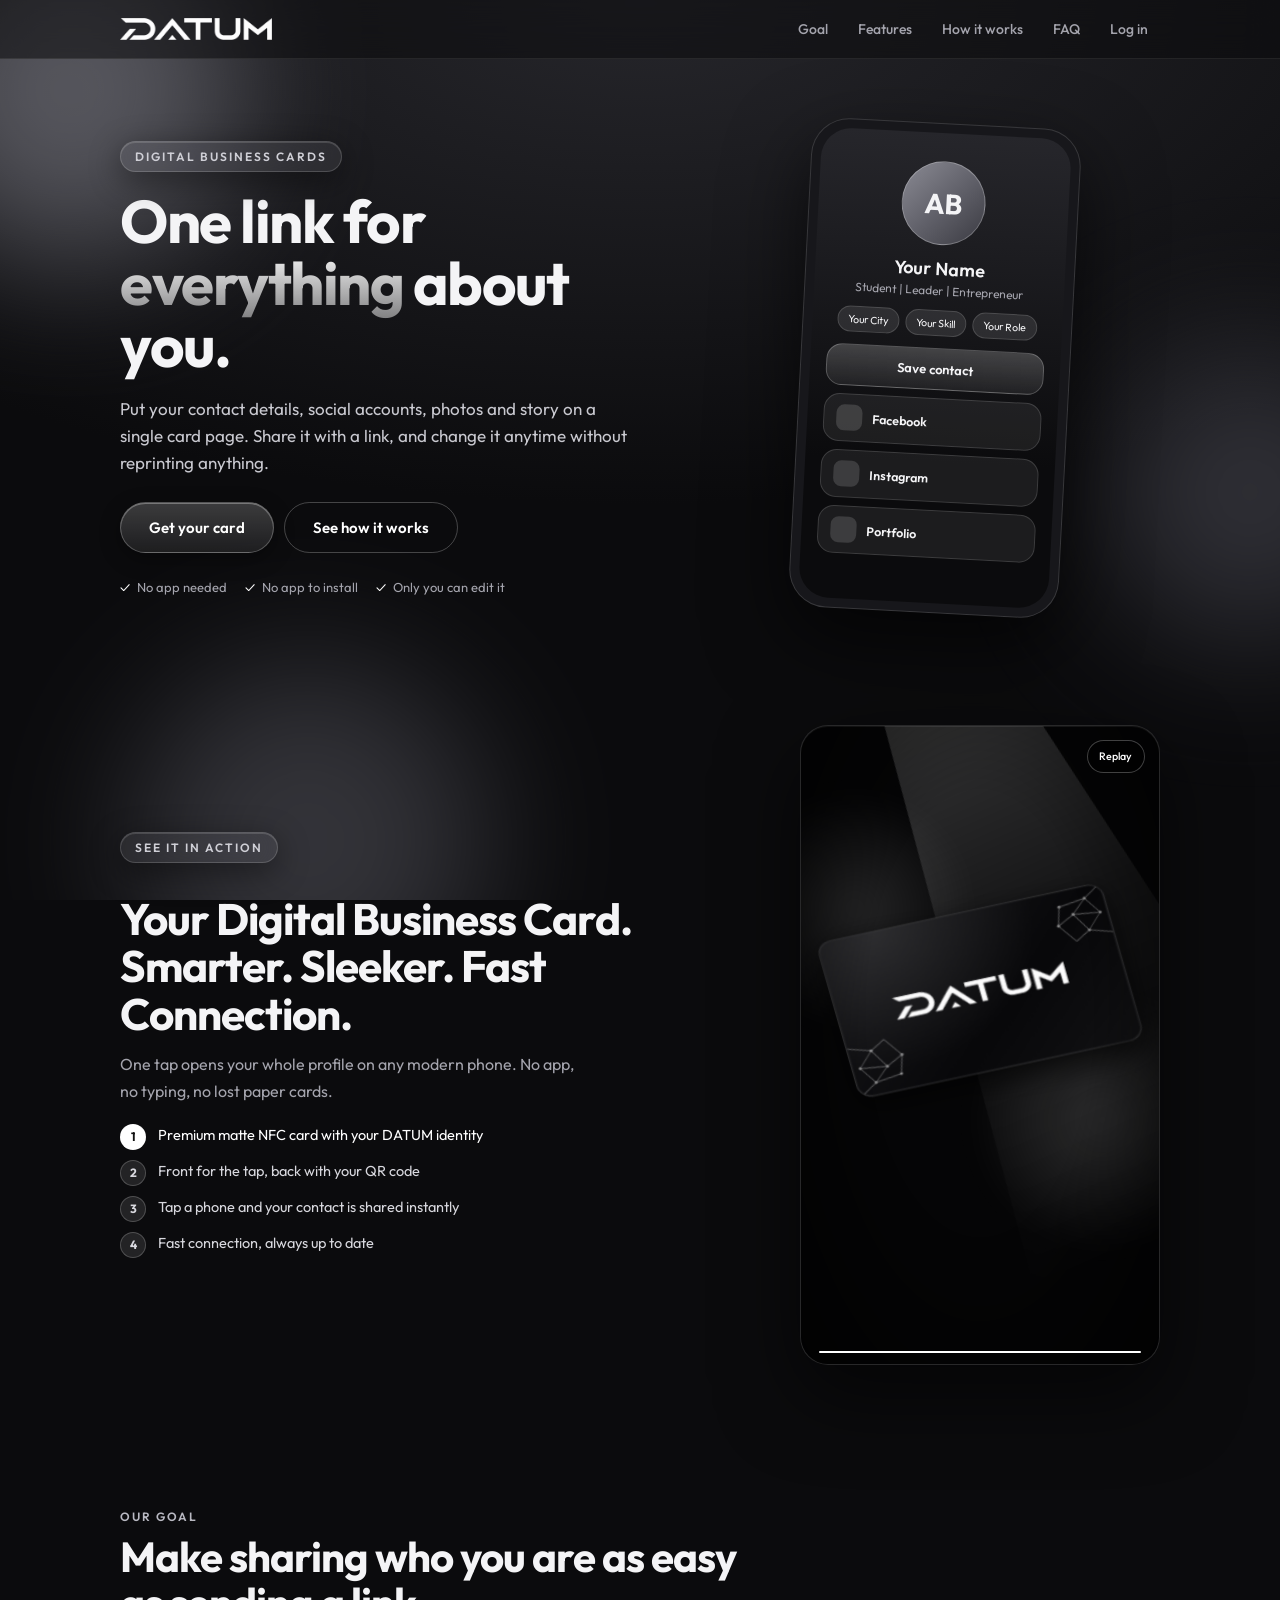
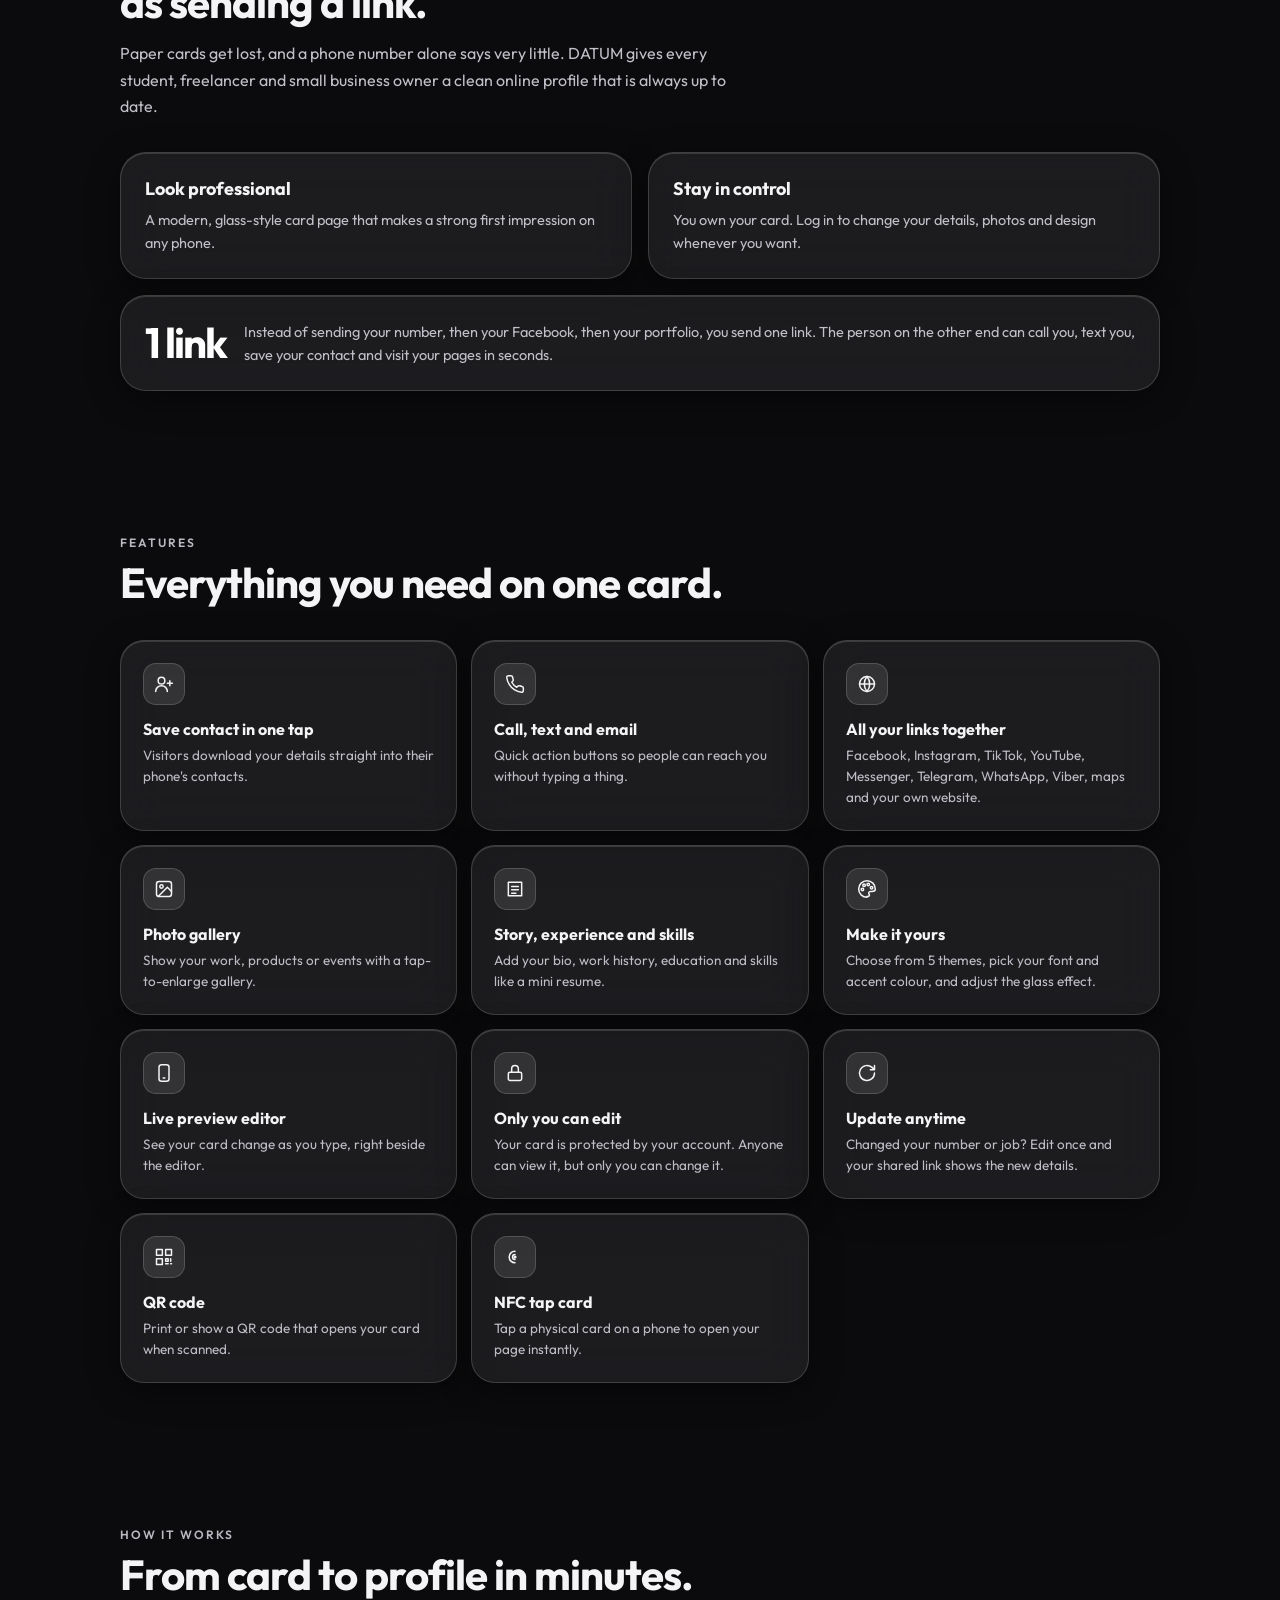
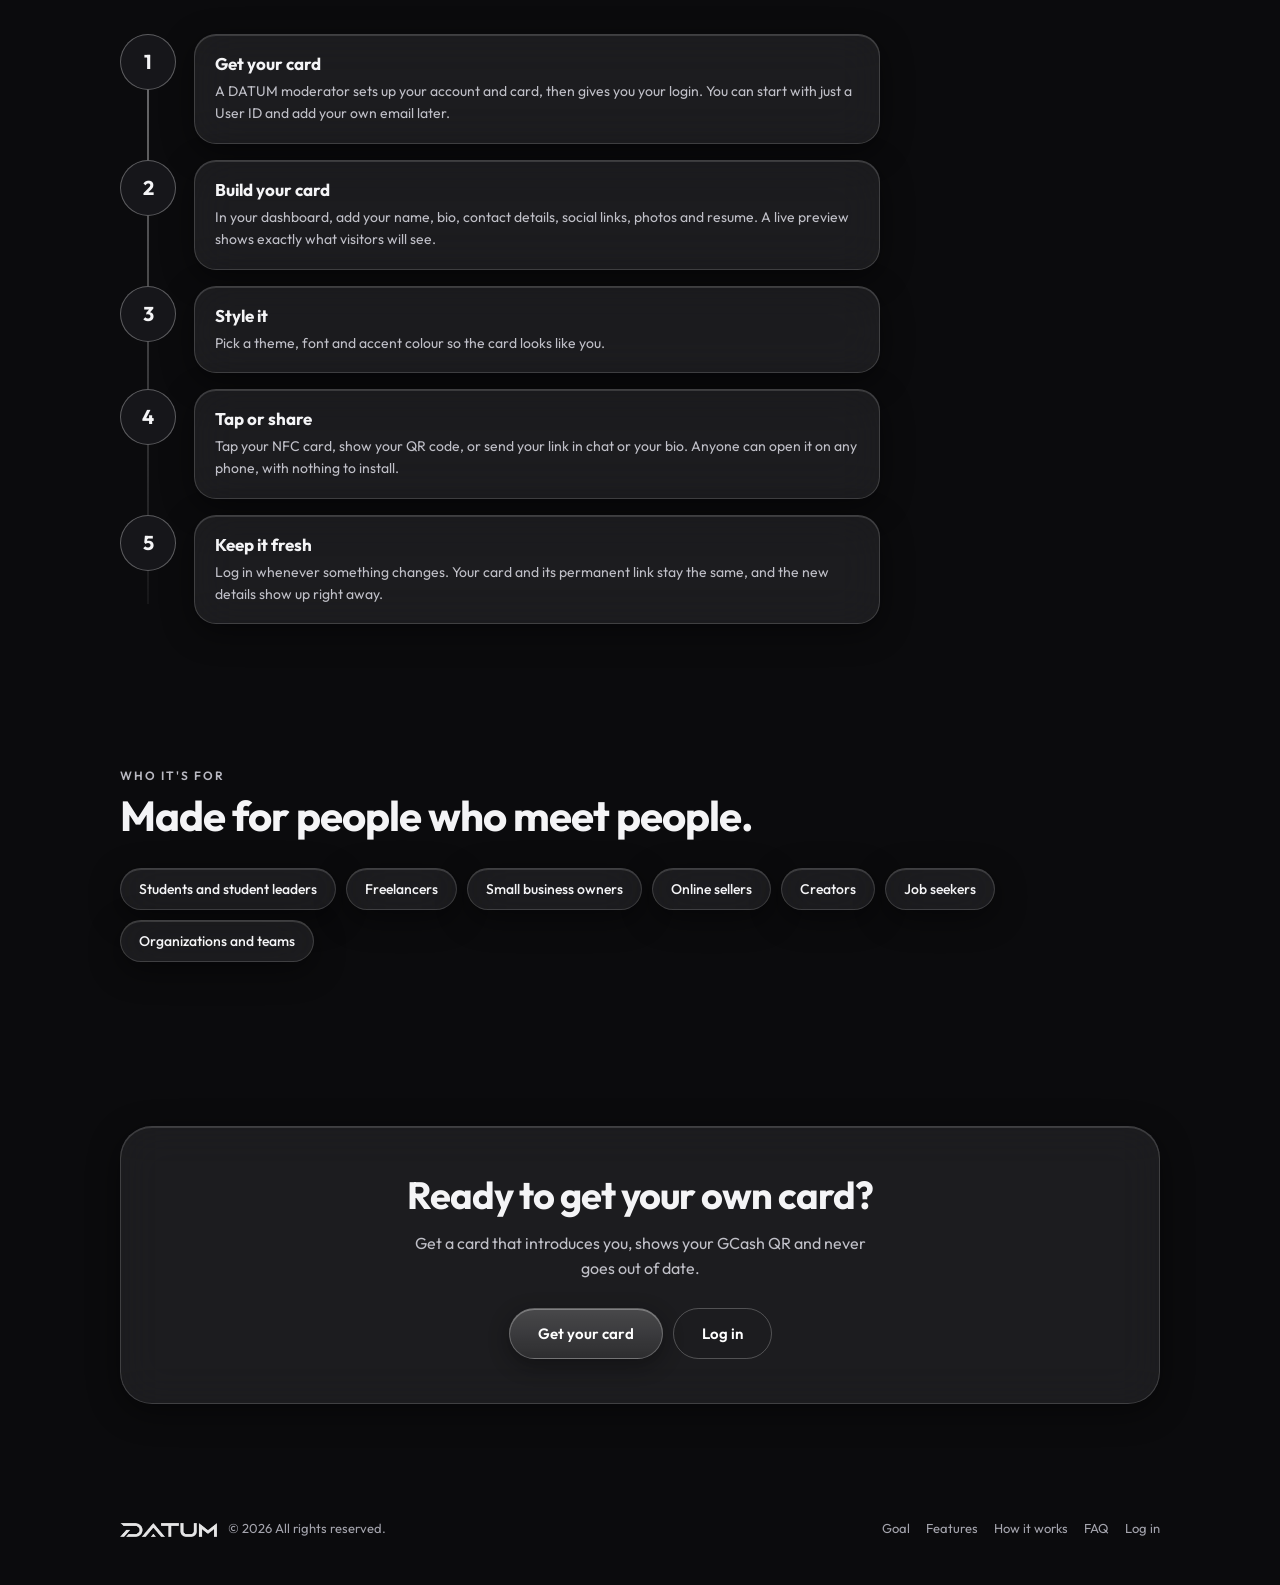
<file: index.html>
<!DOCTYPE html>
<html lang="en">
<head>
<meta charset="UTF-8">
<meta name="viewport" content="width=device-width, initial-scale=1">
<meta name="theme-color" content="#0b0b0d">
<title>DATUM | Your digital card in one link</title>
<meta name="description" content="NFC digital business cards. Share your contacts, socials, GCash QR, photos and story with one tap, and update it anytime.">
<meta property="og:title" content="DATUM | Your digital card in one link">
<meta property="og:description" content="NFC digital business cards. One tap opens your whole profile.">
<meta property="og:type" content="website">
<link rel="icon" type="image/png" href="favicon.png">
<link rel="apple-touch-icon" href="apple-touch-icon.png">
<link rel="preconnect" href="https://fonts.googleapis.com">
<link href="https://fonts.googleapis.com/css2?family=Outfit:wght@300;400;500;600;700&display=swap" rel="stylesheet">
<link rel="stylesheet" href="style.css">
<link rel="stylesheet" href="landing.css">
<link rel="stylesheet" href="promo.css">
<script>
  // Card links (?u= or ?c=) live at card.html. Old NFC cards that point at index.html keep working.
  (function () {
    var q = new URLSearchParams(location.search);
    if (q.get('u') || q.get('c')) location.replace('card.html' + location.search);
  })();
</script>
</head>
<body class="landing">
<div class="orbs" aria-hidden="true"><span class="orb o1"></span><span class="orb o2"></span><span class="orb o3"></span></div>

<div class="lp">

  <!-- NAV -->
  <nav class="nav">
    <div class="container">
      <a class="logo" href="#top" aria-label="DATUM home"><img src="logo.png" alt="DATUM"></a>
      <div class="navlinks">
        <a class="t" href="#goal">Goal</a>
        <a class="t" href="#features">Features</a>
        <a class="t" href="#how">How it works</a>
        <a class="t" href="faq.html">FAQ</a>
        <a class="t" href="dashboard.html">Log in</a>
      </div>
    </div>
  </nav>

  <!-- HERO -->
  <header class="hero2" id="top">
    <div class="container">
      <div>
        <span class="eyebrow glass">Digital business cards</span>
        <h1>One link for <em>everything</em> about you.</h1>
        <p class="lead">Put your contact details, social accounts, photos and story on a single card page. Share it with a link, and change it anytime without reprinting anything.</p>
        <div class="cta">
          <a class="pill big" data-contact href="mailto:argiebendanillo987@gmail.com?subject=I%20want%20a%20DATUM%20card&body=I%20want%20to%20avail%20the%20card%20here%27s%20my%20Facebook%20account%3A%20%5BFacebook%20name%5D">Get your card</a>
          <a class="pill big ghost" href="#how">See how it works</a>
        </div>
        <div class="proof">
          <span>No app needed</span>
          <span>No app to install</span>
          <span>Only you can edit it</span>
        </div>
      </div>
      <div class="mock" aria-hidden="true">
        <div class="phone2">
          <div class="screen">
            <div class="m-av">AB</div>
            <div class="m-name">Your Name</div>
            <div class="m-role">Student | Leader | Entrepreneur</div>
            <div class="m-chips"><i>Your City</i><i>Your Skill</i><i>Your Role</i></div>
            <div class="m-btn">Save contact</div>
            <div class="m-link"><b></b>Facebook</div>
            <div class="m-link"><b></b>Instagram</div>
            <div class="m-link"><b></b>Portfolio</div>
          </div>
        </div>
      </div>
    </div>
  </header>

  <!-- PROMO (animated commercial, built in code) -->
  <section class="s promo" id="promo">
    <div class="container promo-in">
      <div class="promo-copy">
        <span class="eyebrow glass">See it in action</span>
        <h2>Your Digital Business Card. Smarter. Sleeker. Fast Connection.</h2>
        <p>One tap opens your whole profile on any modern phone. No app, no typing, no lost paper cards.</p>
        <ul>
          <li><b>1</b><span>Premium matte NFC card with your DATUM identity</span></li>
          <li><b>2</b><span>Front for the tap, back with your QR code</span></li>
          <li><b>3</b><span>Tap a phone and your contact is shared instantly</span></li>
          <li><b>4</b><span>Fast connection, always up to date</span></li>
        </ul>
      </div>
      <div class="pv" id="pv" data-scene="0" role="img" aria-label="Animated DATUM commercial: the card is revealed, turned to show its QR code, tapped on a phone to share a contact, and ends on the DATUM logo.">
        <div class="pv-bg"><i class="pv-beam"></i><i class="pv-top"></i><i class="pv-floor"></i><i class="pv-smoke a"></i><i class="pv-smoke b"></i></div>
        <div class="pv-dust" id="pvDust"></div>
        <div class="pv-phone"><div class="ps ps-wait"><b></b>Hold near card</div><div class="ps ps-done"><div class="ps-ok">&#10003;</div><div class="ps-t">Contact Shared<br>Successfully</div><div class="ps-p"><div class="ps-av">YN</div><div class="ps-n">Your Name</div><div class="ps-r">Student | Founder | Creator</div><div class="ps-b">Save Contact</div><div class="ps-b g">Visit Profile</div></div></div></div>
        <div class="pv-nfc"><i></i><i></i><i></i></div>
        <div class="pv-card"><div class="pv-flip">
          <div class="pv-face front"><svg class="n1" viewBox="0 0 120 80" fill="none" stroke="#fff" stroke-width=".7"><path d="M120 0 100 14 112 34 84 30 100 14M84 30 96 52 112 34M96 52 120 60M84 30 66 40 72 18 100 14M66 40 80 62 96 52"/><g fill="#fff" stroke="none"><circle cx="100" cy="14" r="1.6"/><circle cx="112" cy="34" r="1.6"/><circle cx="84" cy="30" r="1.6"/><circle cx="96" cy="52" r="1.6"/><circle cx="66" cy="40" r="1.6"/><circle cx="72" cy="18" r="1.6"/></g></svg><svg class="n2" viewBox="0 0 120 80" fill="none" stroke="#fff" stroke-width=".7"><path d="M120 0 100 14 112 34 84 30 100 14M84 30 96 52 112 34M96 52 120 60M84 30 66 40 72 18 100 14M66 40 80 62 96 52"/><g fill="#fff" stroke="none"><circle cx="100" cy="14" r="1.6"/><circle cx="112" cy="34" r="1.6"/><circle cx="84" cy="30" r="1.6"/><circle cx="96" cy="52" r="1.6"/><circle cx="66" cy="40" r="1.6"/><circle cx="72" cy="18" r="1.6"/></g></svg><img class="cl" src="logo.png" alt="DATUM"></div>
          <div class="pv-face back"><img src="qr.png" alt="DATUM QR code"></div>
        </div><div class="pv-sheen"></div></div>
        <div class="pv-end"><div class="lg"><img src="logo.png" alt="DATUM"></div><p>Your Digital Business Card.<br>Smarter. Sleeker. Fast Connection</p></div>
        <div class="pv-vig"></div><div class="pv-cut"></div>
        <button class="pv-replay" type="button">Replay</button>
        <div class="pv-bar"><i></i></div>
      </div>
    </div>
  </section>

  <!-- GOAL -->
  <section class="s" id="goal">
    <div class="container">
      <div class="rv">
        <div class="kicker">Our goal</div>
        <h2 class="title">Make sharing who you are as easy as sending a link.</h2>
        <p class="sub2">Paper cards get lost, and a phone number alone says very little. DATUM gives every student, freelancer and small business owner a clean online profile that is always up to date.</p>
      </div>
      <div class="goal">
        <div class="c glass rv"><h3>Look professional</h3><p>A modern, glass-style card page that makes a strong first impression on any phone.</p></div>
        <div class="c glass rv"><h3>Stay in control</h3><p>You own your card. Log in to change your details, photos and design whenever you want.</p></div>
        <div class="c glass wide rv">
          <div class="num">1 link</div>
          <p>Instead of sending your number, then your Facebook, then your portfolio, you send one link. The person on the other end can call you, text you, save your contact and visit your pages in seconds.</p>
        </div>
      </div>
    </div>
  </section>

  <!-- FEATURES -->
  <section class="s" id="features">
    <div class="container">
      <div class="rv">
        <div class="kicker">Features</div>
        <h2 class="title">Everything you need on one card.</h2>
      </div>
      <div class="fgrid">
        <div class="f glass rv"><div class="ic"><svg viewBox="0 0 24 24" fill="none" stroke="currentColor" stroke-width="1.8" stroke-linecap="round" stroke-linejoin="round"><circle cx="9" cy="8" r="4"/><path d="M2 21a7 7 0 0 1 14 0M19 8v6M16 11h6"/></svg></div><h3>Save contact in one tap</h3><p>Visitors download your details straight into their phone's contacts.</p></div>
        <div class="f glass rv"><div class="ic"><svg viewBox="0 0 24 24" fill="none" stroke="currentColor" stroke-width="1.8" stroke-linecap="round" stroke-linejoin="round"><path d="M22 16.9v3a2 2 0 0 1-2.2 2 19.8 19.8 0 0 1-8.6-3.1 19.5 19.5 0 0 1-6-6A19.8 19.8 0 0 1 2.1 4.2 2 2 0 0 1 4.1 2h3a2 2 0 0 1 2 1.7c.1 1 .4 1.9.7 2.8a2 2 0 0 1-.5 2.1L8.1 9.9a16 16 0 0 0 6 6l1.3-1.3a2 2 0 0 1 2.1-.4c.9.3 1.8.6 2.8.7a2 2 0 0 1 1.7 2z"/></svg></div><h3>Call, text and email</h3><p>Quick action buttons so people can reach you without typing a thing.</p></div>
        <div class="f glass rv"><div class="ic"><svg viewBox="0 0 24 24" fill="none" stroke="currentColor" stroke-width="1.8" stroke-linecap="round" stroke-linejoin="round"><circle cx="12" cy="12" r="9"/><path d="M3 12h18M12 3a14 14 0 0 1 0 18M12 3a14 14 0 0 0 0 18"/></svg></div><h3>All your links together</h3><p>Facebook, Instagram, TikTok, YouTube, Messenger, Telegram, WhatsApp, Viber, maps and your own website.</p></div>
        <div class="f glass rv"><div class="ic"><svg viewBox="0 0 24 24" fill="none" stroke="currentColor" stroke-width="1.8" stroke-linecap="round" stroke-linejoin="round"><rect x="3" y="3" width="18" height="18" rx="3"/><circle cx="9" cy="9" r="2"/><path d="m21 15-5-5L5 21"/></svg></div><h3>Photo gallery</h3><p>Show your work, products or events with a tap-to-enlarge gallery.</p></div>
        <div class="f glass rv"><div class="ic"><svg viewBox="0 0 24 24" fill="none" stroke="currentColor" stroke-width="1.8" stroke-linecap="round" stroke-linejoin="round"><path d="M4 4h16v16H4zM8 9h8M8 13h8M8 17h5"/></svg></div><h3>Story, experience and skills</h3><p>Add your bio, work history, education and skills like a mini resume.</p></div>
        <div class="f glass rv"><div class="ic"><svg viewBox="0 0 24 24" fill="none" stroke="currentColor" stroke-width="1.8" stroke-linecap="round" stroke-linejoin="round"><circle cx="13.5" cy="6.5" r="1.5"/><circle cx="17.5" cy="10.5" r="1.5"/><circle cx="8.5" cy="7.5" r="1.5"/><circle cx="6.5" cy="12.5" r="1.5"/><path d="M12 22a10 10 0 1 1 10-10c0 2.5-2 3-4 3h-2a2 2 0 0 0-1.4 3.4c.6.7.4 1.8-.6 2.4-.6.2-1.3.2-2 .2z"/></svg></div><h3>Make it yours</h3><p>Choose from 5 themes, pick your font and accent colour, and adjust the glass effect.</p></div>
        <div class="f glass rv"><div class="ic"><svg viewBox="0 0 24 24" fill="none" stroke="currentColor" stroke-width="1.8" stroke-linecap="round" stroke-linejoin="round"><rect x="6" y="2" width="12" height="20" rx="3"/><path d="M11 18h2"/></svg></div><h3>Live preview editor</h3><p>See your card change as you type, right beside the editor.</p></div>
        <div class="f glass rv"><div class="ic"><svg viewBox="0 0 24 24" fill="none" stroke="currentColor" stroke-width="1.8" stroke-linecap="round" stroke-linejoin="round"><rect x="4" y="11" width="16" height="10" rx="2"/><path d="M8 11V7a4 4 0 0 1 8 0v4"/></svg></div><h3>Only you can edit</h3><p>Your card is protected by your account. Anyone can view it, but only you can change it.</p></div>
        <div class="f glass rv"><div class="ic"><svg viewBox="0 0 24 24" fill="none" stroke="currentColor" stroke-width="1.8" stroke-linecap="round" stroke-linejoin="round"><path d="M21 12a9 9 0 1 1-3-6.7L21 8M21 3v5h-5"/></svg></div><h3>Update anytime</h3><p>Changed your number or job? Edit once and your shared link shows the new details.</p></div>
        <div class="f glass rv"><div class="ic"><svg viewBox="0 0 24 24" fill="none" stroke="currentColor" stroke-width="1.8" stroke-linecap="round" stroke-linejoin="round"><rect x="3" y="3" width="7" height="7"/><rect x="14" y="3" width="7" height="7"/><rect x="3" y="14" width="7" height="7"/><path d="M14 14h3v3h-3zM20 14v3M14 20h3M20 20h1"/></svg></div><h3>QR code</h3><p>Print or show a QR code that opens your card when scanned.</p></div>
        <div class="f glass rv"><div class="ic"><svg viewBox="0 0 24 24" fill="none" stroke="currentColor" stroke-width="1.8" stroke-linecap="round" stroke-linejoin="round"><path d="M5 12a7 7 0 0 1 7-7M5 12a7 7 0 0 0 7 7M9 12a3 3 0 0 1 3-3M9 12a3 3 0 0 0 3 3"/><circle cx="12" cy="12" r="1" fill="currentColor"/></svg></div><h3>NFC tap card</h3><p>Tap a physical card on a phone to open your page instantly.</p></div>
      </div>
    </div>
  </section>

  <!-- HOW IT WORKS -->
  <section class="s" id="how">
    <div class="container">
      <div class="rv">
        <div class="kicker">How it works</div>
        <h2 class="title">From card to profile in minutes.</h2>
      </div>
      <div class="steps">
        <div class="step rv"><div class="n">1</div><div class="b glass"><h3>Get your card</h3><p>A DATUM moderator sets up your account and card, then gives you your login. You can start with just a User ID and add your own email later.</p></div></div>
        <div class="step rv"><div class="n">2</div><div class="b glass"><h3>Build your card</h3><p>In your dashboard, add your name, bio, contact details, social links, photos and resume. A live preview shows exactly what visitors will see.</p></div></div>
        <div class="step rv"><div class="n">3</div><div class="b glass"><h3>Style it</h3><p>Pick a theme, font and accent colour so the card looks like you.</p></div></div>
        <div class="step rv"><div class="n">4</div><div class="b glass"><h3>Tap or share</h3><p>Tap your NFC card, show your QR code, or send your link in chat or your bio. Anyone can open it on any phone, with nothing to install.</p></div></div>
        <div class="step rv"><div class="n">5</div><div class="b glass"><h3>Keep it fresh</h3><p>Log in whenever something changes. Your card and its permanent link stay the same, and the new details show up right away.</p></div></div>
      </div>
    </div>
  </section>

  <!-- WHO -->
  <section class="s" id="who">
    <div class="container">
      <div class="rv">
        <div class="kicker">Who it's for</div>
        <h2 class="title">Made for people who meet people.</h2>
      </div>
      <div class="aud rv">
        <span class="glass">Students and student leaders</span>
        <span class="glass">Freelancers</span>
        <span class="glass">Small business owners</span>
        <span class="glass">Online sellers</span>
        <span class="glass">Creators</span>
        <span class="glass">Job seekers</span>
        <span class="glass">Organizations and teams</span>
      </div>
    </div>
  </section>

  <!-- FINAL CTA -->
  <section class="s">
    <div class="container">
      <div class="final glass rv">
        <h2>Ready to get your own card?</h2>
        <p>Get a card that introduces you, shows your GCash QR and never goes out of date.</p>
        <div class="cta">
          <a class="pill big" data-contact href="mailto:argiebendanillo987@gmail.com?subject=I%20want%20a%20DATUM%20card&body=I%20want%20to%20avail%20the%20card%20here%27s%20my%20Facebook%20account%3A%20%5BFacebook%20name%5D">Get your card</a>
          <a class="pill big ghost" href="dashboard.html">Log in</a>
        </div>
      </div>
    </div>
  </section>

  <footer class="lf">
    <div class="container">
      <div><img class="flogo" src="logo.png" alt="DATUM"> &copy; <span id="yr"></span> All rights reserved.</div>
      <div><a href="#goal">Goal</a><a href="#features">Features</a><a href="#how">How it works</a><a href="faq.html">FAQ</a><a href="dashboard.html">Log in</a></div>
    </div>
  </footer>
</div>

<script>
  document.getElementById('yr').textContent = new Date().getFullYear();
  (function () {
    var els = document.querySelectorAll('.rv');
    if (!('IntersectionObserver' in window)) { document.documentElement.classList.add('noanim'); return; }
    var io = new IntersectionObserver(function (es) {
      es.forEach(function (e) { if (e.isIntersecting) { e.target.classList.add('in'); io.unobserve(e.target); } });
    }, { threshold: 0.12 });
    els.forEach(function (el) { io.observe(el); });
  })();
</script>
<script src="promo.js" defer></script>
</body>
</html>
</file>
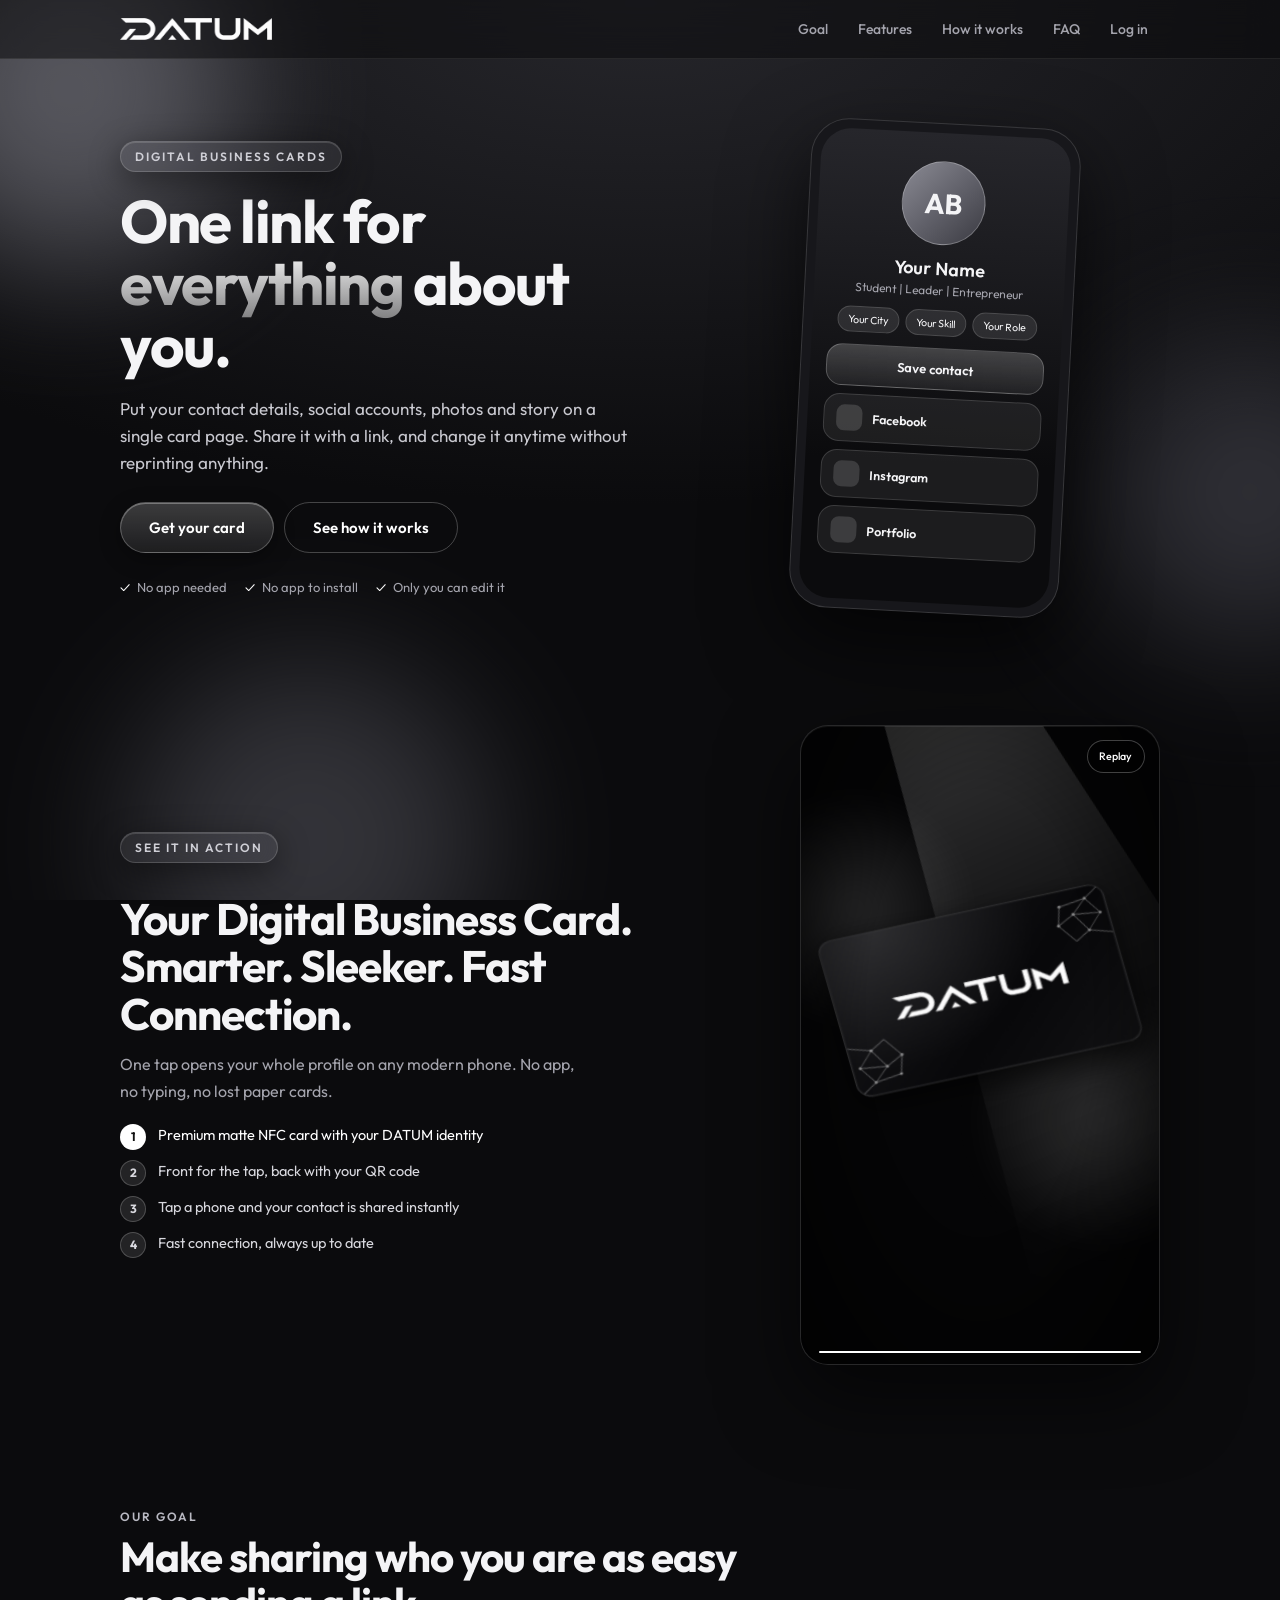
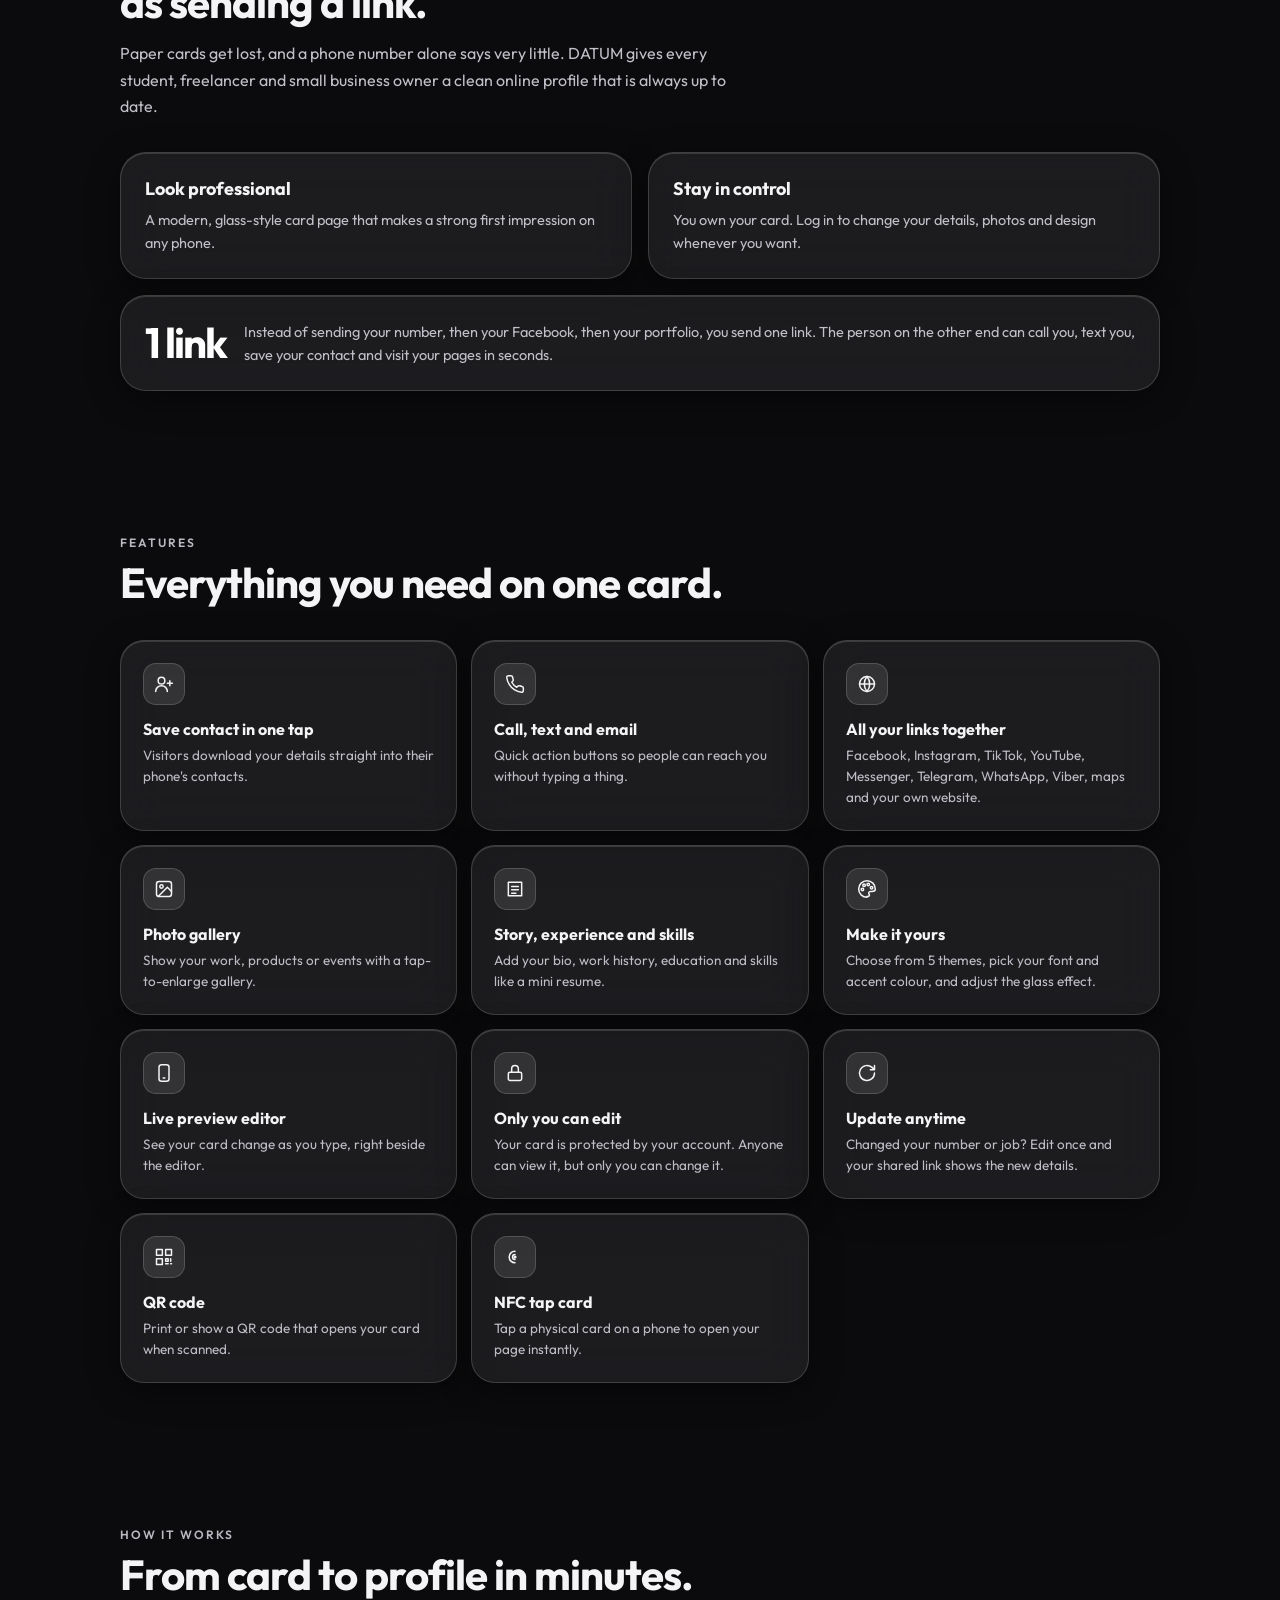
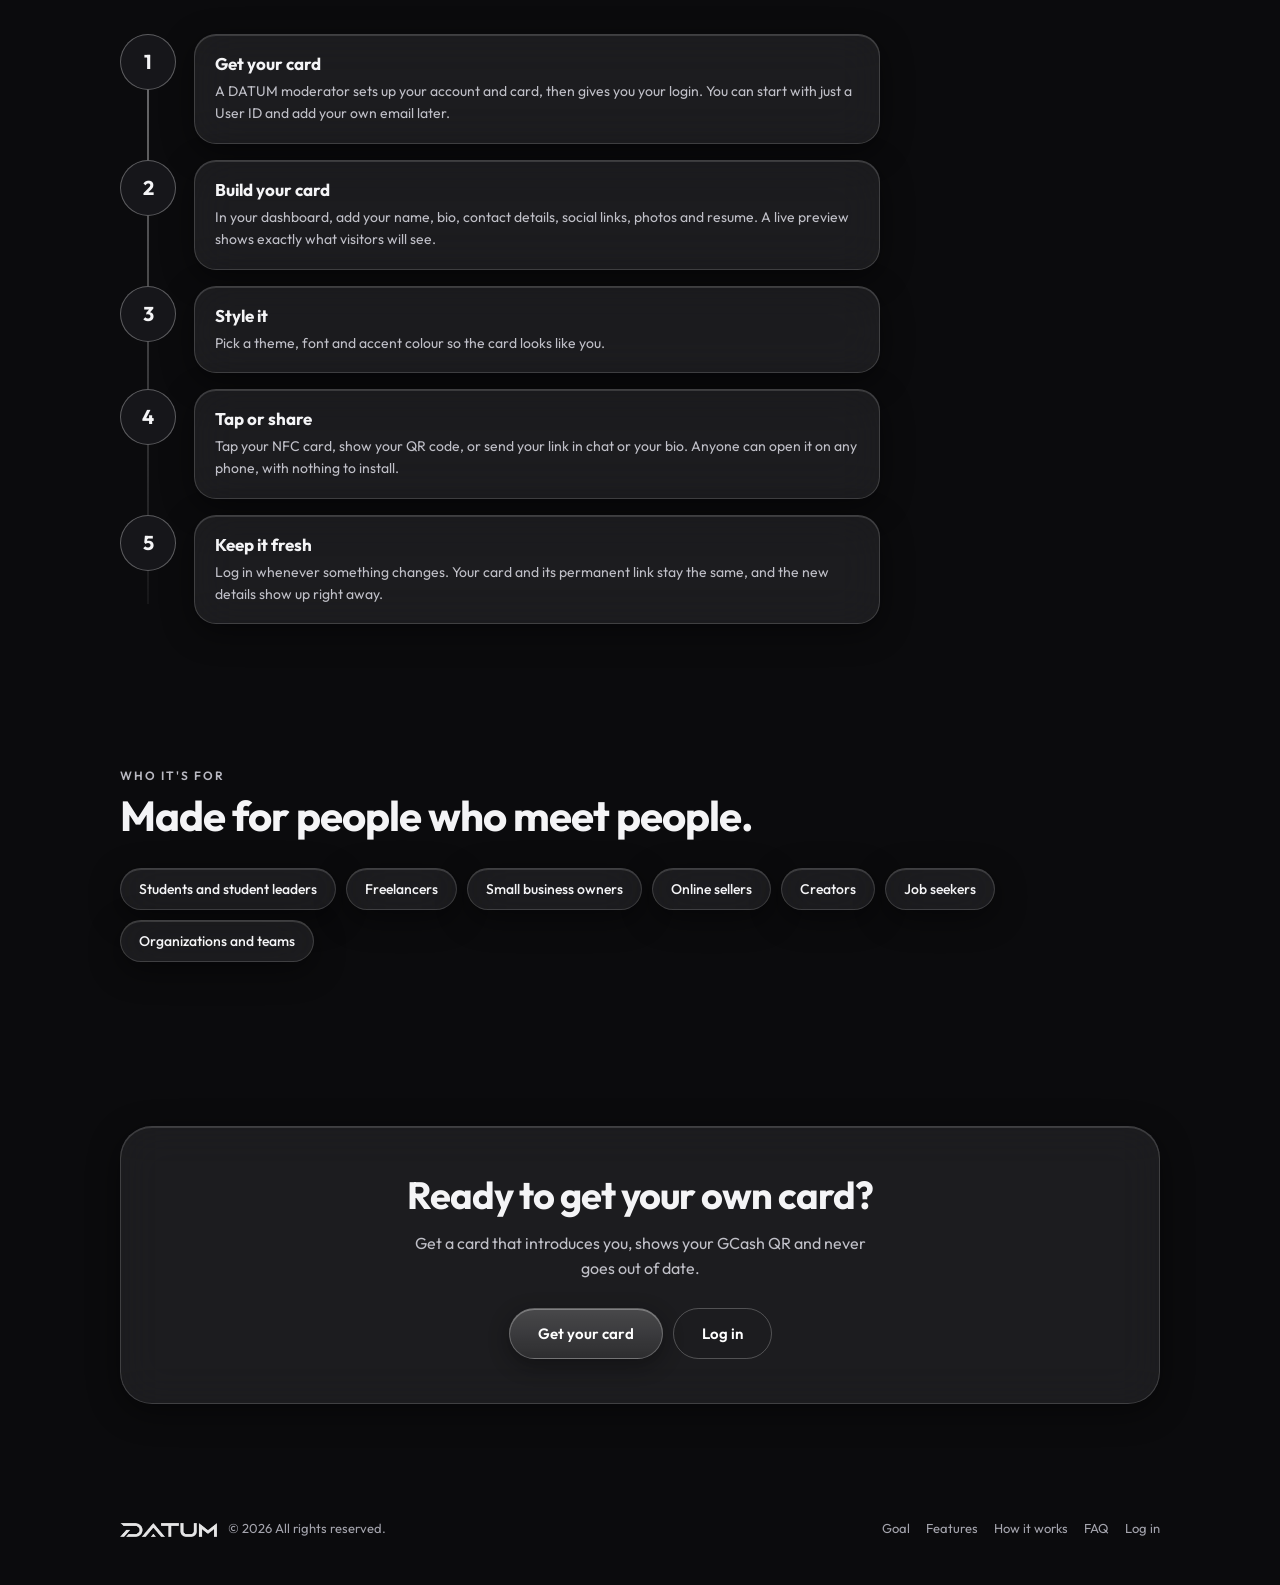
<file: card.html>
<!DOCTYPE html>
<html lang="en">
<head>
<meta charset="UTF-8">
<meta name="viewport" content="width=device-width, initial-scale=1">
<meta name="theme-color" content="#0b0b0d">
<title>Digital Card</title>
<meta name="description" content="Digital business card.">
<link rel="icon" type="image/png" href="favicon.png">
<link rel="apple-touch-icon" href="apple-touch-icon.png">
<link rel="preconnect" href="https://fonts.googleapis.com">
<link href="https://fonts.googleapis.com/css2?family=Inter:wght@300;400;500;600;700&family=Outfit:wght@300;400;500;600;700&family=Playfair+Display:wght@500;600;700&family=Poppins:wght@300;400;500;600;700&family=Space+Grotesk:wght@300;400;500;600;700&display=swap" rel="stylesheet">
<link rel="stylesheet" href="style.css">
<script>
  // A card page with no card link has nothing to show: go to the home page.
  (function () {
    var q = new URLSearchParams(location.search);
    if (!q.get('u') && !q.get('c') && !q.get('preview')) location.replace('index.html');
  })();
</script>
</head>
<body>
<div class="orbs" aria-hidden="true"><span class="orb o1"></span><span class="orb o2"></span><span class="orb o3"></span></div>
<main class="wrap" id="app"></main>
<div class="lightbox" id="lb" hidden><img alt=""></div>
<div class="lightbox wmodal" id="wm" hidden>
  <div class="wbox" role="dialog" aria-modal="true" aria-labelledby="wmTitle">
    <button class="wclose" id="wmClose" aria-label="Close">&times;</button>
    <div class="wtitle" id="wmTitle"></div>
    <div class="wqr" id="wmQr"></div>
    <div class="wname" id="wmName"></div>
    <div class="wnum" id="wmNum"></div>
    <button class="btn" id="wmCopy" type="button">Copy number</button>
  </div>
</div>

<script type="module" src="script.js"></script>
</body>
</html>
</file>
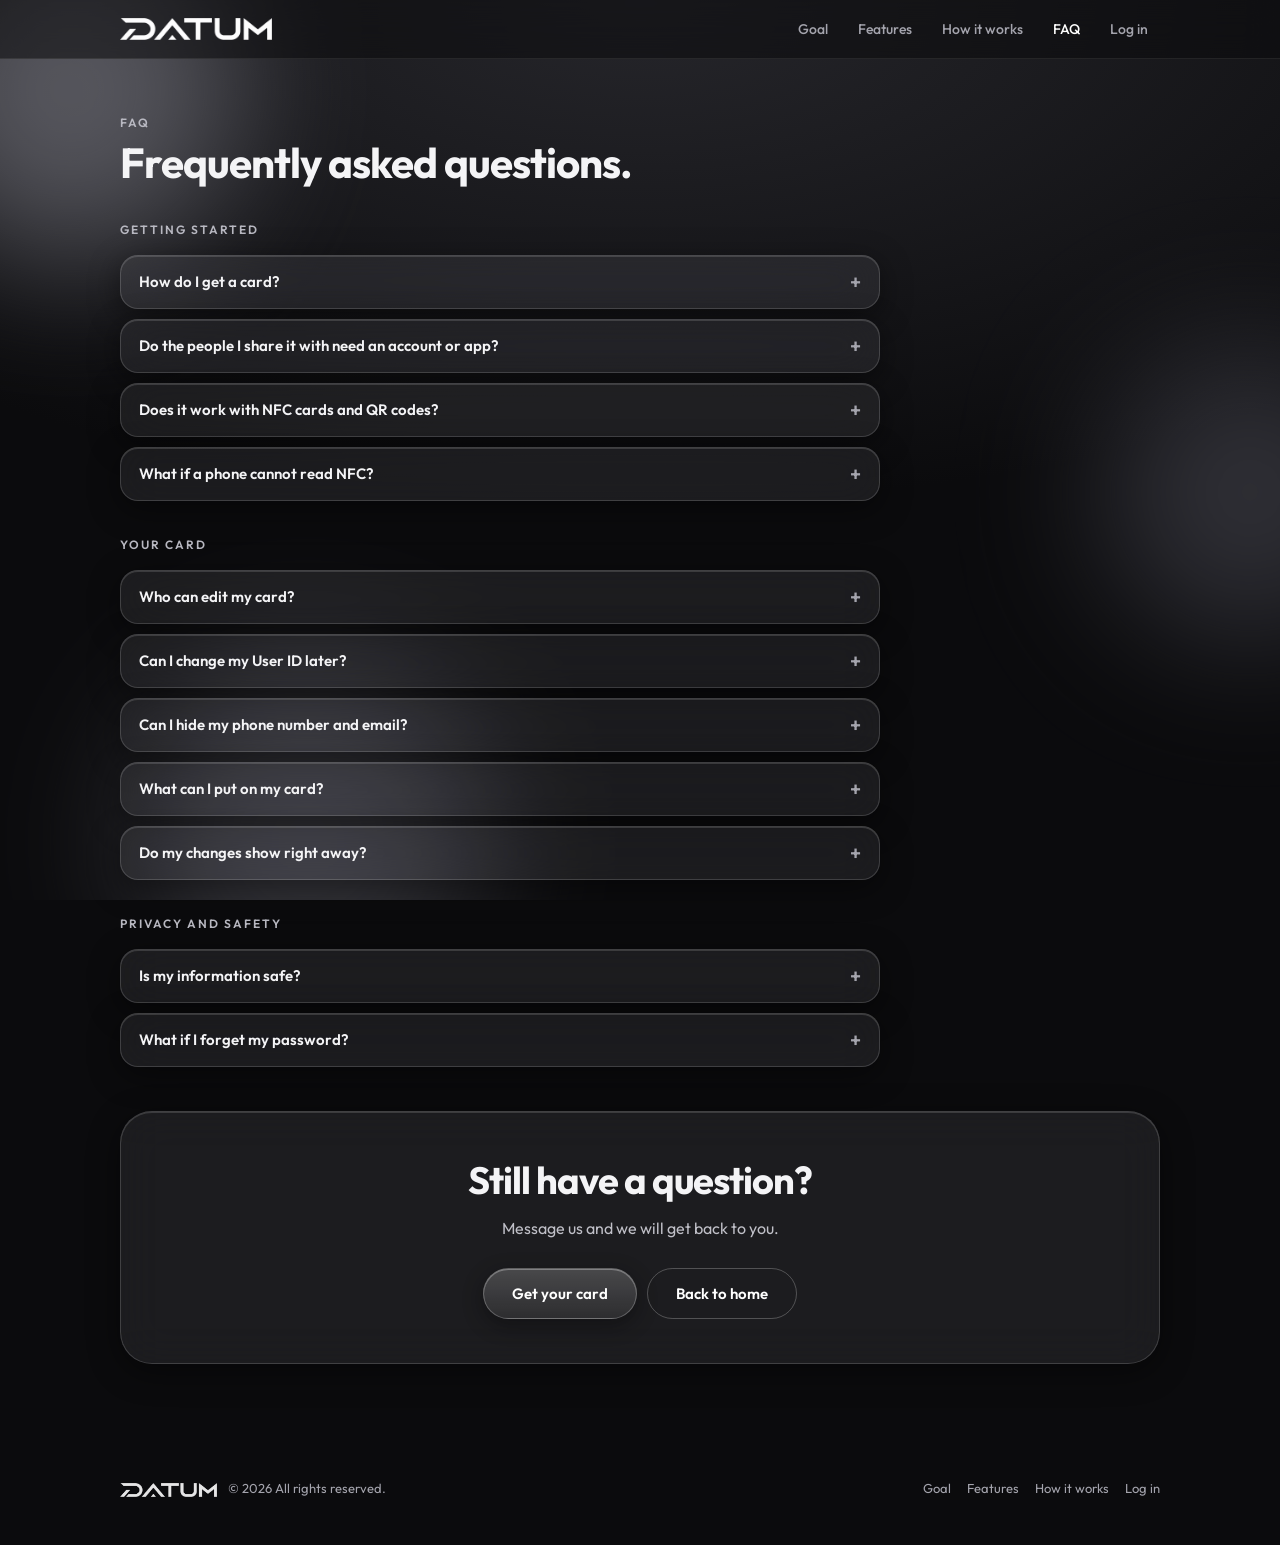
<file: faq.html>
<!DOCTYPE html>
<html lang="en">
<head>
<meta charset="UTF-8">
<meta name="viewport" content="width=device-width, initial-scale=1">
<meta name="theme-color" content="#0b0b0d">
<title>FAQ | DATUM</title>
<meta name="description" content="Answers to common questions about DATUM NFC digital business cards.">
<meta property="og:title" content="FAQ | DATUM">
<meta property="og:description" content="NFC digital business cards. One tap opens your whole profile.">
<meta property="og:type" content="website">
<link rel="icon" type="image/png" href="favicon.png">
<link rel="apple-touch-icon" href="apple-touch-icon.png">
<link rel="preconnect" href="https://fonts.googleapis.com">
<link href="https://fonts.googleapis.com/css2?family=Outfit:wght@300;400;500;600;700&display=swap" rel="stylesheet">
<link rel="stylesheet" href="style.css">
<link rel="stylesheet" href="landing.css">
<link rel="stylesheet" href="promo.css">
<body class="landing">
<div class="orbs" aria-hidden="true"><span class="orb o1"></span><span class="orb o2"></span><span class="orb o3"></span></div>

<div class="lp">
  <nav class="nav">
    <div class="container">
      <a class="logo" href="index.html" aria-label="DATUM home"><img src="logo.png" alt="DATUM"></a>
      <div class="navlinks">
        <a class="t" href="index.html#goal">Goal</a>
        <a class="t" href="index.html#features">Features</a>
        <a class="t" href="index.html#how">How it works</a>
        <a class="t on" href="faq.html" aria-current="page">FAQ</a>
        <a class="t" href="dashboard.html">Log in</a>
      </div>
    </div>
  </nav>

  <section class="s" style="padding-top:56px">
    <div class="container">
      <div class="rv">
        <div class="kicker">FAQ</div>
        <h1 class="title">Frequently asked questions.</h1>
      </div>
      <h3 class="fgroup rv">Getting started</h3>
      <div class="faq">
        <details class="glass rv"><summary>How do I get a card?</summary><p>Contact DATUM using the Get your card button. A moderator will set up your account and card, and you can then edit it yourself anytime.</p></details>
        <details class="glass rv"><summary>Do the people I share it with need an account or app?</summary><p>No. Your card is a normal web page, so anyone can open it in their phone browser.</p></details>
        <details class="glass rv"><summary>Does it work with NFC cards and QR codes?</summary><p>Yes. Tap an NFC card or scan your QR code and your card opens in the phone browser. Most modern phones can read NFC.</p></details>
        <details class="glass rv"><summary>What if a phone cannot read NFC?</summary><p>Share your card link or QR code instead. The same card opens either way.</p></details>
      </div>
      <h3 class="fgroup rv">Your card</h3>
      <div class="faq">
        <details class="glass rv"><summary>Who can edit my card?</summary><p>Only you, after logging in. Accounts are created by DATUM moderators, and visitors can only view a card.</p></details>
        <details class="glass rv"><summary>Can I change my User ID later?</summary><p>Yes, in Account settings. Your permanent NFC link never changes, so your card keeps working. Only the older name-based link changes.</p></details>
        <details class="glass rv"><summary>Can I hide my phone number and email?</summary><p>Yes. By default the card only shows Call, Text and Email buttons. You can choose to show the actual details in the dashboard.</p></details>
        <details class="glass rv"><summary>What can I put on my card?</summary><p>Your photo and cover picture, bio, contact buttons, social media and other links, experience, education, skills, a photo gallery and e-wallet QR codes such as GCash.</p></details>
        <details class="glass rv"><summary>Do my changes show right away?</summary><p>Yes. Save in the dashboard and your card is updated for everyone who opens it. Nothing needs to be reprinted.</p></details>
      </div>
      <h3 class="fgroup rv">Privacy and safety</h3>
      <div class="faq">
        <details class="glass rv"><summary>Is my information safe?</summary><p>Your card only shows what you choose to put on it. Only you can edit it after logging in, and passwords are never visible to anyone, including moderators.</p></details>
        <details class="glass rv"><summary>What if I forget my password?</summary><p>Use Forgot password on the login page, or ask a DATUM moderator to reset it for you.</p></details>
      </div>

      <div class="final glass rv" style="margin-top:44px">
        <h2>Still have a question?</h2>
        <p>Message us and we will get back to you.</p>
        <div class="cta">
          <a class="pill big" href="mailto:argiebendanillo987@gmail.com?subject=I%20want%20a%20DATUM%20card&body=I%20want%20to%20avail%20the%20card%20here%27s%20my%20Facebook%20account%3A%20%5BFacebook%20name%5D">Get your card</a>
          <a class="pill big ghost" href="index.html">Back to home</a>
        </div>
      </div>
    </div>
  </section>

  <footer class="lf">
    <div class="container">
      <div><img class="flogo" src="logo.png" alt="DATUM"> &copy; <span id="yr"></span> All rights reserved.</div>
      <div><a href="index.html#goal">Goal</a><a href="index.html#features">Features</a><a href="index.html#how">How it works</a><a href="dashboard.html">Log in</a></div>
    </div>
  </footer>
</div>

<script>
  document.getElementById('yr').textContent = new Date().getFullYear();
  (function () {
    var els = document.querySelectorAll('.rv');
    if (!('IntersectionObserver' in window)) { document.documentElement.classList.add('noanim'); return; }
    var io = new IntersectionObserver(function (es) {
      es.forEach(function (e) { if (e.isIntersecting) { e.target.classList.add('in'); io.unobserve(e.target); } });
    }, { threshold: 0.05 });
    els.forEach(function (el) { io.observe(el); });
  })();
</script>
</body>
</html>
</file>
<file: style.css>
:root{
  --ink:#f4f4f6;
  --muted:#a4a4ad;
  --bg:#0b0b0d; --top:#26262b; --o1:#8a8a94; --o2:#4d4d57; --o3:#6f6f7a;
  --accent:#ffffff;
  --font:'Outfit';
  --glass:rgba(255,255,255,.07);
  --glass-strong:rgba(255,255,255,.12);
  --glass-border:rgba(255,255,255,.16);
  --glass-shadow:0 8px 32px rgba(0,0,0,.45);
  --blur:blur(22px) saturate(160%);
  --radius:22px;
}
*{box-sizing:border-box;margin:0;padding:0}
html{scroll-behavior:smooth}
body{
  font-family:var(--font),system-ui,sans-serif;
  background:var(--bg);
  color:var(--ink);
  min-height:100vh;
  display:flex;justify-content:center;
  -webkit-font-smoothing:antialiased;
  position:relative;overflow-x:hidden;
}

/* ambient blurred orbs behind the glass */
.orbs{position:fixed;inset:0;z-index:0;overflow:hidden;pointer-events:none;
  background:radial-gradient(120% 80% at 50% 0%,var(--top) 0%,var(--bg) 70%)}
.orb{position:absolute;border-radius:50%;filter:blur(70px);opacity:.55;animation:float 16s ease-in-out infinite}
.o1{width:340px;height:340px;background:var(--o1);top:-80px;left:-100px}
.o2{width:300px;height:300px;background:var(--o2);top:38%;right:-120px;animation-delay:-5s}
.o3{width:360px;height:360px;background:var(--o3);bottom:-120px;left:10%;animation-delay:-9s;opacity:.4}
@keyframes float{0%,100%{transform:translate(0,0) scale(1)}50%{transform:translate(30px,-40px) scale(1.12)}}

.wrap{
  position:relative;z-index:1;
  width:100%;max-width:460px;min-height:100vh;
  background:rgba(255,255,255,.03);
  backdrop-filter:blur(8px);-webkit-backdrop-filter:blur(8px);
  border-left:1px solid rgba(255,255,255,.07);
  border-right:1px solid rgba(255,255,255,.07);
  box-shadow:0 0 80px rgba(0,0,0,.6);
  overflow:hidden;
}

/* HERO */
.hero{position:relative;height:320px;background:transparent;display:flex;align-items:flex-end;justify-content:center;overflow:hidden}
.hero .bigword{
  position:absolute;top:-6px;left:0;right:0;text-align:center;z-index:0;
  font-weight:700;font-size:var(--bw,120px);letter-spacing:-.065em;line-height:1;white-space:nowrap;
  color:transparent;
  background:linear-gradient(180deg,rgba(255,255,255,.55) 0%,rgba(255,255,255,.04) 85%);
  -webkit-background-clip:text;background-clip:text;
  opacity:.85;user-select:none;
}
/* no solid fade at the bottom of the hero: it created a visible seam against the page gradient.
   PNG photos fade out by themselves (mask on .avatar img). */
.avatar{
  position:relative;z-index:1;width:310px;max-width:88%;
  display:flex;align-items:flex-end;justify-content:center;
  color:#d9d9dd;font-size:72px;font-weight:700;letter-spacing:-2px;
}
.avatar img{width:100%;height:auto;display:block;filter:drop-shadow(0 10px 30px rgba(0,0,0,.6));
  -webkit-mask-image:linear-gradient(to bottom,#000 78%,transparent);mask-image:linear-gradient(to bottom,#000 78%,transparent)}

/* round avatar: used when the photo is not a transparent PNG (JPEG, WebP...) */
.avatar.round{z-index:3;width:230px;height:230px;max-width:none;border-radius:50%;overflow:hidden;margin-bottom:46px;
  border:2px solid rgba(255,255,255,.28);box-shadow:0 12px 40px rgba(0,0,0,.55);background:rgba(255,255,255,.06);
  align-items:center}
.avatar.round img{width:100%;height:100%;object-fit:cover;object-position:top;filter:none;-webkit-mask-image:none;mask-image:none}

/* HEADER (glass panel) */
.head{
  text-align:center;padding:22px 22px 20px;position:relative;z-index:3;margin:-26px 18px 0;
  background:var(--glass);backdrop-filter:var(--blur);-webkit-backdrop-filter:var(--blur);
  border:1px solid var(--glass-border);border-radius:28px;
  box-shadow:var(--glass-shadow),inset 0 1px 0 rgba(255,255,255,.18);
}
.head h1{font-size:30px;font-weight:600;letter-spacing:-.5px}
.head .role{margin-top:4px;color:var(--muted);font-weight:500;letter-spacing:.3px}
.head .bio{margin:12px auto 0;max-width:340px;font-size:14px;line-height:1.55;color:#c9c9d0}
.chips{display:flex;gap:8px;justify-content:center;flex-wrap:wrap;margin-top:14px}
.chip{font-size:12px;font-weight:500;padding:6px 12px;border-radius:999px;
  background:rgba(255,255,255,.09);border:1px solid rgba(255,255,255,.14);color:#e6e6ea}

section{padding:8px 18px 6px}
.label{display:flex;align-items:center;gap:8px;font-size:11.5px;font-weight:600;letter-spacing:2px;text-transform:uppercase;color:#b9b9c2;margin:22px 0 12px}
.label::before{content:"";width:7px;height:7px;border-radius:50%;background:var(--accent);box-shadow:0 0 10px var(--accent)}

/* shared glass surface */
.detail,.item,.link{
  background:var(--glass);backdrop-filter:var(--blur);-webkit-backdrop-filter:var(--blur);
  border:1px solid var(--glass-border);
  box-shadow:var(--glass-shadow),inset 0 1px 0 rgba(255,255,255,.14);
}

/* DETAILS */
.details{display:grid;grid-template-columns:repeat(auto-fit,minmax(90px,1fr));gap:10px}
.detail{border-radius:var(--radius);padding:14px 8px;text-align:center;text-decoration:none;color:inherit;
  display:flex;flex-direction:column;align-items:center;gap:6px;transition:transform .2s, background .2s, border-color .2s}
.detail:hover{transform:translateY(-3px);background:var(--glass-strong);border-color:rgba(255,255,255,.28)}
.detail svg{width:20px;height:20px;color:var(--accent)}
.detail small{font-size:10.5px;text-transform:uppercase;letter-spacing:1px;color:var(--muted)}
.detail span{font-size:11.5px;font-weight:500;word-break:break-all;line-height:1.25}

/* ACTIONS */
.actions{display:flex;flex-direction:column;gap:10px}
.btn{
  display:flex;align-items:center;justify-content:center;gap:10px;
  background:linear-gradient(180deg,rgba(255,255,255,.18),rgba(255,255,255,.07));
  backdrop-filter:var(--blur);-webkit-backdrop-filter:var(--blur);
  color:#fff;border:1px solid rgba(255,255,255,.22);border-radius:var(--radius);
  padding:16px;font:600 15px var(--font),sans-serif;cursor:pointer;text-decoration:none;
  box-shadow:0 8px 24px rgba(0,0,0,.4),inset 0 1px 0 rgba(255,255,255,.3);
  transition:transform .15s, background .2s;position:relative;overflow:hidden;
}
.btn:active{transform:scale(.98)}
.btn:hover{background:linear-gradient(180deg,rgba(255,255,255,.26),rgba(255,255,255,.1))}
.btn svg{width:18px;height:18px;transition:transform .25s ease}
.btn:hover svg{transform:scale(1.18) rotate(-6deg)}
.btn::after{content:"";position:absolute;top:0;left:-70%;width:50%;height:100%;
  background:linear-gradient(100deg,transparent,rgba(255,255,255,.28),transparent);transform:skewX(-20deg);transition:left .6s ease}
.btn:hover::after{left:130%}

/* CARDS */
.item{border-radius:var(--radius);padding:14px 16px;margin-bottom:10px;transition:transform .25s ease, background .25s ease, border-color .25s ease}
.item:hover{transform:translateY(-3px);background:var(--glass-strong);border-color:rgba(255,255,255,.28)}
.item h3{font-size:15px;font-weight:600}
.item p{font-size:13px;color:var(--muted);margin-top:3px;line-height:1.45}
.item .when{font-size:11.5px;font-weight:500;color:#d0d0d6;margin-top:6px;letter-spacing:.3px}

.skills{display:flex;flex-wrap:wrap;gap:8px}
.skill{font-size:13px;font-weight:500;padding:8px 14px;border-radius:999px;
  background:rgba(255,255,255,.08);border:1px solid rgba(255,255,255,.16);color:#f1f1f3;
  backdrop-filter:blur(12px);-webkit-backdrop-filter:blur(12px);transition:transform .2s ease, background .2s ease}
.skill:hover{transform:translateY(-3px);background:rgba(255,255,255,.16)}
.chip{transition:transform .2s ease, background .2s ease}
.chip:hover{transform:translateY(-2px);background:rgba(255,255,255,.16)}

/* GALLERY */
.gallery{display:grid;grid-template-columns:repeat(3,1fr);gap:8px}
.gal{aspect-ratio:1;border-radius:16px;overflow:hidden;border:1px solid var(--glass-border);background:var(--glass);cursor:pointer;padding:0;
  transition:transform .2s ease}
.gal:hover{transform:scale(1.03)}
.gal img{width:100%;height:100%;object-fit:cover;display:block}
.lightbox{position:fixed;inset:0;z-index:50;background:rgba(0,0,0,.88);display:flex;align-items:center;justify-content:center;padding:20px;cursor:zoom-out}
.lightbox[hidden]{display:none}
.lightbox img{max-width:100%;max-height:100%;border-radius:14px}

/* LINKS */
.links{display:flex;flex-direction:column;gap:10px}
.link{display:flex;align-items:center;gap:14px;border-radius:var(--radius);padding:12px 14px;text-decoration:none;color:inherit;
  transition:transform .2s, background .2s, border-color .2s}
.link:hover{transform:translateY(-3px);background:var(--glass-strong);border-color:rgba(255,255,255,.28)}
.link .ic{width:38px;height:38px;border-radius:12px;background:rgba(255,255,255,.1);border:1px solid rgba(255,255,255,.16);
  display:flex;align-items:center;justify-content:center;color:var(--accent);transition:transform .25s ease, background .25s ease}
.link:hover .ic{transform:rotate(-8deg) scale(1.08);background:rgba(255,255,255,.18)}
.link .ic svg{width:18px;height:18px}
.link b{display:block;font-size:14px;font-weight:600}
.link small{color:var(--muted);font-size:12px}

footer{text-align:center;padding:30px 20px 40px;font-size:12px;color:var(--muted)}
.notfound{padding:120px 24px;text-align:center;display:flex;flex-direction:column;gap:14px;align-items:center}
.notfound p{color:var(--muted)}

/* entrance + motion */
.fade{opacity:0;transform:translateY(14px);animation:up .6s ease forwards}
@keyframes up{to{opacity:1;transform:none}}
.d1{animation-delay:.05s}.d2{animation-delay:.15s}.d3{animation-delay:.25s}.d4{animation-delay:.35s}
.bigword{animation:wordIn 1.4s cubic-bezier(.2,.7,.2,1) backwards}
@keyframes wordIn{from{opacity:0;transform:scale(.88) translateY(14px);letter-spacing:-.22em}to{opacity:.85;transform:none;letter-spacing:-.065em}}
.avatar img{animation:heroIn 1.1s .15s cubic-bezier(.2,.7,.2,1) backwards}
@keyframes heroIn{from{opacity:0;transform:translateY(60px) scale(.96)}to{opacity:1;transform:none}}
.reveal{opacity:0}
.reveal.in{opacity:1;animation:rise .75s cubic-bezier(.2,.7,.2,1) backwards;animation-delay:var(--d,0ms)}
@keyframes rise{from{opacity:0;transform:translateY(26px) scale(.98)}to{opacity:1;transform:none}}
.label.reveal.in{animation-name:slideIn}
@keyframes slideIn{from{opacity:0;transform:translateX(-18px)}to{opacity:1;transform:none}}
.skill.reveal.in,.chip.reveal.in{animation-name:pop}
@keyframes pop{from{opacity:0;transform:scale(.7)}60%{transform:scale(1.06)}to{opacity:1;transform:none}}

/* E-WALLETS */
.wallet{width:100%;text-align:left;font:inherit;cursor:pointer}
.wmodal{cursor:default;z-index:60}
.wbox{position:relative;width:100%;max-width:340px;max-height:100%;overflow:auto;text-align:center;padding:22px 20px 20px;
  display:flex;flex-direction:column;align-items:center;gap:10px;
  background:rgba(30,30,36,.92);backdrop-filter:var(--blur);-webkit-backdrop-filter:var(--blur);
  border:1px solid var(--glass-border);border-radius:28px;box-shadow:var(--glass-shadow),inset 0 1px 0 rgba(255,255,255,.14)}
.wclose{position:absolute;top:10px;right:10px;width:40px;height:40px;border-radius:50%;border:0;background:rgba(255,255,255,.12);color:#fff;font-size:24px;line-height:1;cursor:pointer}
.wtitle{font-size:18px;font-weight:600;padding:0 36px}
.wqr{width:100%;background:#fff;border-radius:18px;padding:12px}
.wqr img{display:block;width:100%;height:auto;border-radius:8px}
.wqr .noqr{color:#555;font-size:13px;padding:30px 10px}
.wname{font-size:14px;color:var(--muted)}
.wnum{font-size:20px;font-weight:600;letter-spacing:1px;word-break:break-all;user-select:all}
.wbox .btn{width:100%;margin-top:4px}

/* cover picture behind the profile photo (inside the hero, fades out at the bottom so there is no seam) */
.cover{position:absolute;inset:0;z-index:0;pointer-events:none;
  -webkit-mask-image:linear-gradient(to bottom,#000 55%,transparent);mask-image:linear-gradient(to bottom,#000 55%,transparent)}
.cover img{width:100%;height:100%;object-fit:cover;display:block;animation:coverIn 1.2s ease backwards}
.cover::after{content:"";position:absolute;inset:0;background:linear-gradient(to bottom,rgba(0,0,0,.25),rgba(0,0,0,.45))}
.hero.hascover .bigword{z-index:1}
.hero.hascover .avatar{z-index:2}
.hero.hascover .avatar.round{z-index:3}
@keyframes coverIn{from{opacity:0;transform:scale(1.06)}to{opacity:1;transform:none}}
.static .cover img{animation:none!important}

/* custom background picture */
.bgimg{position:absolute;inset:-24px;background-size:cover;background-position:center}
.hasbg .orb{display:none}
.hasbg .hero::after{display:none}

/* live-preview re-renders: no entrance animations, so edits never flash or "disappear" */
.static .fade{opacity:1;transform:none;animation:none}
.static .bigword,.static .avatar img,.static .reveal,.static .reveal.in{animation:none!important}
.static .reveal{opacity:1}
.static .bigword{opacity:.85}

.logo{display:block;height:auto;max-width:100%}
.footlogo{display:inline-block;height:13px;width:auto;max-width:none;vertical-align:-1px;margin:0 0 0 4px;opacity:.75}

@supports not ((backdrop-filter:blur(1px)) or (-webkit-backdrop-filter:blur(1px))){
  .head,.detail,.item,.link,.btn,.skill{background:rgba(40,40,46,.92)}
}
@media (prefers-reduced-motion: reduce){
  *,*::before,*::after{animation:none!important;transition:none!important}
  .reveal{opacity:1}
  html{scroll-behavior:auto}
}

[hidden]{display:none!important}

/* Quick Actions as square tiles: always one row (up to 4), every icon the same size */
.actions.sq{display:grid;grid-template-columns:repeat(var(--n,4),minmax(0,1fr));gap:8px}
.actions.sq .btn{flex-direction:column;justify-content:center;aspect-ratio:1;min-width:0;padding:6px 2px;gap:7px;font-size:12px;line-height:1.2;text-align:center}
.actions.sq .btn svg{flex:none;width:24px;height:24px;min-width:24px}
.actions.sq .btn span{display:block;max-width:100%;overflow:hidden;text-overflow:ellipsis;white-space:nowrap}
.shown{margin:10px 2px 0;font-size:12.5px;color:var(--muted);text-align:center;word-break:break-all}
</file>
<file: landing.css>
/* DATUM landing page (works on top of style.css tokens) */
body.landing{display:block;overflow-x:hidden}
.lp{position:relative;z-index:1}
.container{width:100%;max-width:1080px;margin:0 auto;padding:0 20px}
.glass{background:var(--glass);backdrop-filter:var(--blur);-webkit-backdrop-filter:var(--blur);
  border:1px solid var(--glass-border);box-shadow:var(--glass-shadow),inset 0 1px 0 rgba(255,255,255,.14)}

/* NAV */
.nav{position:sticky;top:0;z-index:20;padding:12px 0;background:rgba(11,11,13,.55);
  backdrop-filter:blur(16px);-webkit-backdrop-filter:blur(16px);border-bottom:1px solid rgba(255,255,255,.08)}
.nav .container{display:flex;align-items:center;justify-content:space-between;gap:12px}
.logo{font-weight:700;font-size:22px;letter-spacing:-.5px;color:#fff;text-decoration:none}
.navlinks{display:flex;align-items:center;gap:6px}
.navlinks a.t{color:var(--muted);text-decoration:none;font-size:14px;font-weight:500;padding:8px 12px;border-radius:10px}
.navlinks a.t:hover{color:#fff;background:rgba(255,255,255,.08)}
.pill{display:inline-flex;align-items:center;justify-content:center;gap:8px;text-decoration:none;color:#fff;
  padding:11px 20px;border-radius:999px;font:600 14px var(--font),sans-serif;
  background:linear-gradient(180deg,rgba(255,255,255,.2),rgba(255,255,255,.08));border:1px solid rgba(255,255,255,.24);
  box-shadow:0 6px 20px rgba(0,0,0,.35),inset 0 1px 0 rgba(255,255,255,.3);transition:transform .15s,background .2s}
.pill:hover{transform:translateY(-2px);background:linear-gradient(180deg,rgba(255,255,255,.28),rgba(255,255,255,.12))}
.pill.ghost{background:transparent;box-shadow:none}
.pill.big{padding:15px 28px;font-size:15px}

/* HERO */
.hero2{padding:64px 0 40px}
.hero2 .container{display:grid;grid-template-columns:1.1fr .9fr;gap:40px;align-items:center}
.eyebrow{display:inline-block;font-size:12px;font-weight:600;letter-spacing:2px;text-transform:uppercase;color:#cfcfd6;
  padding:7px 14px;border-radius:999px;margin-bottom:18px}
.hero2 h1{font-size:clamp(36px,6vw,60px);line-height:1.04;letter-spacing:-1.5px;font-weight:700}
.hero2 h1 em{font-style:normal;background:linear-gradient(180deg,#fff,rgba(255,255,255,.45));-webkit-background-clip:text;background-clip:text;color:transparent}
.hero2 p.lead{margin-top:18px;font-size:17px;line-height:1.6;color:#c9c9d0;max-width:520px}
.cta{display:flex;gap:10px;flex-wrap:wrap;margin-top:26px}
.proof{display:flex;gap:18px;flex-wrap:wrap;margin-top:26px;color:var(--muted);font-size:13px}
.proof span::before{content:"\2713";color:#fff;margin-right:7px}

/* phone mock */
.mock{display:flex;justify-content:center}
.phone2{width:270px;border-radius:38px;padding:9px;background:#17171b;border:1px solid rgba(255,255,255,.14);
  box-shadow:0 30px 80px rgba(0,0,0,.65);transform:rotate(3deg);animation:bob 7s ease-in-out infinite}
@keyframes bob{0%,100%{transform:rotate(3deg) translateY(0)}50%{transform:rotate(3deg) translateY(-10px)}}
.screen{border-radius:30px;overflow:hidden;background:linear-gradient(180deg,#26262b,#0b0b0d 70%);padding:22px 16px 18px;text-align:center;min-height:470px}
.m-av{width:84px;height:84px;margin:6px auto 12px;border-radius:50%;background:linear-gradient(135deg,#8a8a94,#3a3a42);
  display:flex;align-items:center;justify-content:center;font-size:28px;font-weight:700;border:1px solid rgba(255,255,255,.25)}
.m-name{font-size:18px;font-weight:600}
.m-role{font-size:12px;color:var(--muted);margin-top:3px}
.m-chips{display:flex;gap:6px;justify-content:center;flex-wrap:wrap;margin:12px 0}
.m-chips i{font-style:normal;font-size:10.5px;padding:5px 10px;border-radius:999px;background:rgba(255,255,255,.1);border:1px solid rgba(255,255,255,.14)}
.m-btn{margin:8px 0;padding:12px;border-radius:16px;font-size:13px;font-weight:600;
  background:linear-gradient(180deg,rgba(255,255,255,.2),rgba(255,255,255,.07));border:1px solid rgba(255,255,255,.22)}
.m-link{display:flex;align-items:center;gap:10px;margin:8px 0;padding:10px 12px;border-radius:16px;text-align:left;font-size:12.5px;font-weight:600;
  background:rgba(255,255,255,.07);border:1px solid rgba(255,255,255,.14)}
.m-link b{width:26px;height:26px;border-radius:8px;background:rgba(255,255,255,.14);display:inline-block;flex:none}

/* SECTIONS */
section.s{padding:72px 0}
.kicker{font-size:12px;font-weight:600;letter-spacing:2px;text-transform:uppercase;color:#b9b9c2}
h1.title,h2.title{font-size:clamp(28px,4.2vw,42px);letter-spacing:-1px;line-height:1.1;margin-top:10px;font-weight:700;max-width:640px}
p.sub2{color:#c0c0c8;line-height:1.65;margin-top:14px;max-width:620px;font-size:16px}

/* GOAL */
.goal{display:grid;grid-template-columns:1fr 1fr;gap:16px;margin-top:32px}
.goal .c{border-radius:26px;padding:24px}
.goal .c h3{font-size:18px;margin-bottom:8px}
.goal .c p{color:#c0c0c8;line-height:1.6;font-size:14.5px}
.goal .c.wide{grid-column:1/-1;display:flex;gap:18px;align-items:center;flex-wrap:wrap}
.goal .c.wide .num{font-size:42px;font-weight:700;letter-spacing:-2px;color:#fff;line-height:1}
.goal .c.wide p{flex:1;min-width:220px}

/* FEATURES */
.fgrid{display:grid;grid-template-columns:repeat(3,1fr);gap:14px;margin-top:34px}
.f{border-radius:24px;padding:22px;transition:transform .25s,background .25s,border-color .25s}
.f:hover{transform:translateY(-4px);background:var(--glass-strong);border-color:rgba(255,255,255,.28)}
.f .ic{width:42px;height:42px;border-radius:13px;display:flex;align-items:center;justify-content:center;margin-bottom:14px;
  background:rgba(255,255,255,.1);border:1px solid rgba(255,255,255,.16)}
.f .ic svg{width:20px;height:20px}
.f h3{font-size:16px;margin-bottom:6px}
.f p{font-size:13.5px;line-height:1.55;color:#bdbdc6}
.soon{display:inline-block;margin-left:8px;font-size:10px;font-weight:600;letter-spacing:1px;text-transform:uppercase;
  padding:3px 8px;border-radius:999px;background:rgba(255,255,255,.12);color:#e6e6ea;vertical-align:middle}

/* HOW IT WORKS: vertical rail */
.steps{margin-top:36px;position:relative;display:flex;flex-direction:column;gap:16px;max-width:760px}
.steps::before{content:"";position:absolute;left:27px;top:20px;bottom:20px;width:2px;background:linear-gradient(180deg,rgba(255,255,255,.4),rgba(255,255,255,.05))}
.step{display:flex;gap:18px;align-items:flex-start;position:relative}
.step .n{flex:none;width:56px;height:56px;border-radius:50%;display:flex;align-items:center;justify-content:center;
  font-size:20px;font-weight:700;background:#16161a;border:1px solid rgba(255,255,255,.3);z-index:1}
.step .b{border-radius:22px;padding:18px 20px;flex:1}
.step .b h3{font-size:17px;margin-bottom:6px}
.step .b p{font-size:14px;line-height:1.6;color:#c0c0c8}

/* AUDIENCE */
.aud{display:flex;flex-wrap:wrap;gap:10px;margin-top:28px}
.aud span{padding:11px 18px;border-radius:999px;font-size:14px;font-weight:500}

/* FAQ */
.faq{margin-top:28px;max-width:760px;display:flex;flex-direction:column;gap:10px}
.faq details{border-radius:18px;padding:0}
.faq summary{cursor:pointer;list-style:none;padding:16px 18px;font-weight:600;font-size:15px;display:flex;justify-content:space-between;gap:12px}
.faq summary::-webkit-details-marker{display:none}
.faq summary::after{content:"+";font-size:20px;line-height:1;color:var(--muted)}
.faq details[open] summary::after{content:"\2212"}
.faq details p{padding:0 18px 16px;color:#c0c0c8;font-size:14px;line-height:1.6}

/* FINAL CTA */
.final{border-radius:32px;padding:44px 24px;text-align:center;margin:20px 0 10px}
.final h2{font-size:clamp(26px,4vw,38px);letter-spacing:-1px;max-width:560px;margin:0 auto}
.final p{color:#c0c0c8;margin:12px auto 0;max-width:480px;line-height:1.6}
.final .cta{justify-content:center}

footer.lf{padding:34px 0 48px;color:var(--muted);font-size:13px}
footer.lf .container{display:flex;justify-content:space-between;gap:12px;flex-wrap:wrap;align-items:center}
footer.lf a{color:var(--muted);text-decoration:none;margin-left:16px}
footer.lf a:hover{color:#fff}

/* scroll reveal */
.rv{opacity:0;transform:translateY(22px);transition:opacity .7s cubic-bezier(.2,.7,.2,1),transform .7s cubic-bezier(.2,.7,.2,1)}
.rv.in{opacity:1;transform:none}
html.noanim .rv{opacity:1;transform:none}

@media (max-width:860px){
  .hero2 .container{grid-template-columns:1fr;gap:34px}
  .hero2{padding-top:38px}
  .mock{order:-1}
  .fgrid{grid-template-columns:repeat(2,1fr)}
  .goal{grid-template-columns:1fr}
}
@media (max-width:540px){
  .fgrid{grid-template-columns:1fr}
  .navlinks a.t{display:none}
  .steps::before{left:23px}
  .step .n{width:48px;height:48px;font-size:17px}
  section.s{padding:52px 0}
}
@media (prefers-reduced-motion:reduce){
  .phone2{animation:none}
  .rv{opacity:1;transform:none;transition:none}
}

/* logo image */
.logo img{height:22px;width:auto;display:block}
footer.lf .flogo{height:14px;width:auto;vertical-align:middle;margin-right:8px;opacity:.9}

/* FAQ PAGE */
.fgroup{margin:36px 0 -10px;font-size:12px;font-weight:600;letter-spacing:2px;text-transform:uppercase;color:#b9b9c2}
.navlinks a.t.on{color:#fff}
</file>
<file: promo.css>
/* DATUM promo: a code-built version of the cinematic commercial (9:16). Everything scales with the stage width (cqw). */
.promo-in{display:grid;grid-template-columns:minmax(0,1fr) 360px;gap:48px;align-items:center}
.promo-copy h2{font-size:clamp(28px,4.5vw,44px);line-height:1.08;letter-spacing:-1px;font-weight:700;margin:14px 0 14px}
.promo-copy p{color:var(--muted);font-size:16px;line-height:1.65;max-width:460px}
.promo-copy ul{list-style:none;margin:20px 0 0;padding:0;display:grid;gap:10px;max-width:460px}
.promo-copy li{display:flex;gap:12px;align-items:flex-start;font-size:14.5px;line-height:1.5;color:#d8d8de;transition:opacity .4s,color .4s}
.promo-copy li b{flex:none;width:26px;height:26px;border-radius:50%;display:grid;place-items:center;font-size:12px;font-weight:700;
  background:rgba(255,255,255,.1);border:1px solid rgba(255,255,255,.2)}
.promo-copy li.on{color:#fff}.promo-copy li.on b{background:#fff;color:#111}

.pv{container-type:inline-size;position:relative;width:100%;max-width:360px;aspect-ratio:9/16;border-radius:28px;overflow:hidden;
  background:#050506;border:1px solid rgba(255,255,255,.14);box-shadow:0 30px 80px rgba(0,0,0,.6),inset 0 1px 0 rgba(255,255,255,.1);
  isolation:isolate;user-select:none;-webkit-user-select:none}
.pv *{box-sizing:border-box}
.pv-bg,.pv-dust,.pv-cut,.pv-vig{position:absolute;inset:0;pointer-events:none}

/* light */
.pv-beam{position:absolute;top:-30%;left:-25%;width:90%;height:120%;opacity:0;transform-origin:50% 0;transform:rotate(-24deg);
  background:linear-gradient(180deg,rgba(255,255,255,.55),rgba(255,255,255,.12) 55%,transparent);
  clip-path:polygon(38% 0,62% 0,100% 100%,0 100%);filter:blur(14px)}
.pv-smoke{position:absolute;width:90cqw;height:90cqw;border-radius:50%;opacity:0;filter:blur(18px);
  background:radial-gradient(closest-side,rgba(255,255,255,.28),rgba(255,255,255,.08) 55%,transparent 72%)}
.pv-smoke.a{left:-30cqw;top:6cqw}.pv-smoke.b{right:-34cqw;top:60cqw;width:100cqw;height:100cqw}
.pv-floor{position:absolute;left:0;right:0;bottom:0;height:62%;opacity:0;
  background:
    repeating-linear-gradient(115deg,transparent 0 9cqw,rgba(255,255,255,.05) 9cqw 9.3cqw,transparent 9.3cqw 21cqw),
    linear-gradient(180deg,transparent,rgba(120,112,100,.22) 40%,rgba(30,28,26,.8))}
.pv-top{position:absolute;left:10%;right:10%;top:-8%;height:46%;opacity:0;
  background:radial-gradient(ellipse at 50% 0,rgba(214,190,150,.5),rgba(214,190,150,.1) 55%,transparent 72%);filter:blur(10px)}
.pv-vig{background:radial-gradient(ellipse at 50% 45%,transparent 45%,rgba(0,0,0,.65));z-index:6}

/* dust */
.pv-dust i{position:absolute;bottom:-4%;border-radius:50%;background:rgba(255,255,255,.7);opacity:0;animation:dust linear infinite}
@keyframes dust{0%{transform:translate(0,0);opacity:0}15%{opacity:.7}85%{opacity:.4}100%{transform:translate(var(--dx,6cqw),-115cqw);opacity:0}}

/* card */
.pv-card{position:absolute;left:12cqw;top:56cqw;width:76cqw;height:48cqw;opacity:0;perspective:160cqw;z-index:3}
.pv-flip{position:absolute;inset:0;transform-style:preserve-3d;transform:rotateY(0)}
.pv-face{position:absolute;inset:0;border-radius:4cqw;overflow:hidden;backface-visibility:hidden;-webkit-backface-visibility:hidden;
  background:linear-gradient(135deg,#1a1a1d,#08080a 60%,#121214);border:1px solid rgba(255,255,255,.16);
  box-shadow:0 3cqw 8cqw rgba(0,0,0,.7),inset 0 0 0 .3cqw rgba(255,255,255,.04)}
.pv-face::after{content:"";position:absolute;inset:0;background:radial-gradient(circle at 20% 0,rgba(255,255,255,.1),transparent 55%);pointer-events:none}
.pv-face.front{display:grid;place-items:center}
.pv-face.front .cl{width:46cqw;height:auto;display:block;position:relative}
.pv-face svg{position:absolute;width:30cqw;height:20cqw;opacity:.55}
.pv-face svg.n1{right:0;top:0}.pv-face svg.n2{left:0;bottom:0;transform:rotate(180deg)}
.pv-face.back{transform:rotateY(180deg);display:grid;place-items:center}
.pv-face.back img{width:25cqw;height:25cqw;display:block;border-radius:1.2cqw;position:relative}
.pv-sheen{position:absolute;inset:0;border-radius:4cqw;overflow:hidden;pointer-events:none;mix-blend-mode:screen}
.pv-sheen::before{content:"";position:absolute;top:-20%;bottom:-20%;width:30%;left:-40%;transform:skewX(-20deg);
  background:linear-gradient(90deg,transparent,rgba(255,255,255,.35),transparent)}

/* NFC rings + phone */
.pv-nfc{position:absolute;left:50%;top:60cqw;width:0;height:0;z-index:4}
.pv-nfc i{position:absolute;left:-16cqw;top:-16cqw;width:32cqw;height:32cqw;border-radius:50%;border:.5cqw solid rgba(255,255,255,.75);opacity:0;box-shadow:0 0 4cqw rgba(255,255,255,.4)}
.pv-phone{position:absolute;left:28cqw;top:60cqw;width:44cqw;height:92cqw;border-radius:7cqw;opacity:0;z-index:2;
  background:linear-gradient(160deg,#2a2a2f,#0c0c0e);border:.9cqw solid #1b1b1f;box-shadow:0 6cqw 12cqw rgba(0,0,0,.7),0 0 0 .25cqw rgba(255,255,255,.2)}
.pv-phone::before{content:"";position:absolute;top:1.6cqw;left:50%;width:12cqw;height:3cqw;margin-left:-6cqw;border-radius:2cqw;background:#000;z-index:3}
.ps{position:absolute;inset:0;border-radius:6cqw;overflow:hidden;background:linear-gradient(180deg,#1b1c21,#0a0a0c);display:flex;flex-direction:column;align-items:center;justify-content:center;gap:2cqw;text-align:center;padding:4cqw}
.ps-wait{color:#aaa;font-size:3cqw;letter-spacing:.3cqw;text-transform:uppercase}
.ps-wait b{display:block;width:10cqw;height:10cqw;border-radius:50%;margin:0 auto 2.5cqw;border:.5cqw solid rgba(255,255,255,.35)}
.ps-done{opacity:0;justify-content:flex-start;padding-top:9cqw}
.ps-ok{width:9cqw;height:9cqw;border-radius:50%;background:#2fbf71;display:grid;place-items:center;color:#fff;font-size:5.5cqw;font-weight:700;box-shadow:0 0 5cqw rgba(47,191,113,.5)}
.ps-t{font-size:3.3cqw;font-weight:600;color:#fff;line-height:1.25}
.ps-p{width:100%;margin-top:1.5cqw;padding:3.5cqw 2.5cqw;border-radius:4cqw;background:rgba(255,255,255,.08);border:1px solid rgba(255,255,255,.14);display:flex;flex-direction:column;align-items:center;gap:1.2cqw}
.ps-av{width:11cqw;height:11cqw;border-radius:50%;background:linear-gradient(135deg,#bdbdc6,#55555e);display:grid;place-items:center;font-weight:700;font-size:4cqw;color:#111}
.ps-n{font-size:3.4cqw;font-weight:600;color:#fff}.ps-r{font-size:2.5cqw;color:#a8a8b2}
.ps-b{margin-top:1cqw;width:100%;padding:2cqw 0;border-radius:3cqw;background:#fff;color:#111;font-size:2.9cqw;font-weight:600}
.ps-b.g{background:rgba(255,255,255,.12);color:#ddd;border:1px solid rgba(255,255,255,.18)}

/* finale */
.pv-end{position:absolute;left:0;right:0;top:100cqw;text-align:center;opacity:0;z-index:5;padding:0 8cqw}
.pv-end .lg{display:inline-block;position:relative;padding:2cqw 0}
.pv-end .lg img{width:44cqw;height:auto;display:block}
.pv-end p{margin:3.2cqw 0 0;color:#ddd;font-size:3.5cqw;line-height:1.5;letter-spacing:.1cqw}

/* UI */
.pv-cut{background:#000;opacity:0;z-index:7}
.pv-cut.go{animation:cut .5s ease}
@keyframes cut{0%{opacity:0}35%{opacity:1}100%{opacity:0}}
.pv-bar{position:absolute;left:5cqw;right:5cqw;bottom:3cqw;height:.7cqw;border-radius:1cqw;background:rgba(255,255,255,.14);z-index:8;overflow:hidden}
.pv-bar i{display:block;height:100%;width:0;background:#fff}
.pv-replay{position:absolute;right:4cqw;top:4cqw;z-index:8;border:1px solid rgba(255,255,255,.25);background:rgba(0,0,0,.45);color:#fff;
  font:500 3cqw var(--font),sans-serif;padding:1.6cqw 3.2cqw;border-radius:99px;cursor:pointer;min-height:9cqw;
  backdrop-filter:blur(6px);-webkit-backdrop-filter:blur(6px)}
.pv-tag{position:absolute;left:5cqw;top:5cqw;z-index:8;font-size:2.6cqw;letter-spacing:.5cqw;text-transform:uppercase;color:#cfcfd6;opacity:.85}

/* ---------- SCENE 1: the reveal (0-3.6s) ---------- */
.pv[data-scene="1"] .pv-beam{animation:beam 3.6s ease-out forwards}
.pv[data-scene="1"] .pv-smoke{animation:smoke 9s ease-in-out infinite;opacity:.5}
.pv[data-scene="1"] .pv-smoke.b{animation-delay:-3s}
.pv[data-scene="1"] .pv-card{opacity:1;animation:c1 3.6s cubic-bezier(.3,.1,.3,1) forwards}
.pv[data-scene="1"] .pv-flip{transform:rotateY(0)}
@keyframes beam{0%{opacity:0}35%{opacity:.8}100%{opacity:.5}}
@keyframes smoke{0%{transform:translate(0,0) scale(1) rotate(0)}50%{transform:translate(6cqw,-5cqw) scale(1.15) rotate(40deg)}100%{transform:translate(0,0) scale(1) rotate(0)}}
@keyframes c1{0%{transform:translateY(-2cqw) rotateX(52deg) rotateZ(-26deg) scale(.82);filter:brightness(.08)}
  45%{filter:brightness(.55)}100%{transform:translateY(-6cqw) rotateX(30deg) rotateZ(-14deg) scale(1.08);filter:brightness(1)}}

/* ---------- SCENE 2: hero shots + 360 turn to the QR back (3.6-8s) ---------- */
.pv[data-scene="2"] .pv-beam{opacity:.25;transform:rotate(-20deg)}
.pv[data-scene="2"] .pv-smoke{opacity:.25;animation:smoke 9s ease-in-out infinite}
.pv[data-scene="2"] .pv-card{opacity:1;animation:c2 4.4s cubic-bezier(.45,0,.2,1) forwards}
.pv[data-scene="2"] .pv-flip{animation:flip 4.4s cubic-bezier(.5,0,.2,1) forwards}
.pv[data-scene="2"] .pv-sheen::before{animation:sheen 1.6s ease-in-out 1.2s 2}
@keyframes c2{0%{transform:translate(-20cqw,4cqw) rotateX(14deg) rotateZ(-12deg) scale(2.3)}
  30%{transform:translate(8cqw,0) rotateX(8deg) rotateZ(-5deg) scale(1.7)}
  55%{transform:translate(0,-4cqw) rotateX(10deg) rotateZ(-3deg) scale(1.12)}
  100%{transform:translate(0,-6cqw) rotateX(0) rotateZ(0) scale(1.06)}}
@keyframes flip{0%,28%{transform:rotateY(0)}78%,100%{transform:rotateY(180deg)}}
@keyframes sheen{from{left:-40%}to{left:120%}}

/* ---------- SCENE 3: tap to share (8-12.6s) ---------- */
.pv[data-scene="3"] .pv-floor{opacity:1;animation:fadein .8s both}
.pv[data-scene="3"] .pv-phone{animation:phone 4.6s ease-out forwards}
.pv[data-scene="3"] .pv-card{opacity:1;animation:c3 4.6s cubic-bezier(.4,0,.2,1) forwards}
.pv[data-scene="3"] .pv-flip{transform:rotateY(0)}
.pv[data-scene="3"] .pv-nfc i{animation:ring 1.6s ease-out 1.5s 2}
.pv[data-scene="3"] .pv-nfc i:nth-child(2){animation-delay:1.8s}
.pv[data-scene="3"] .pv-nfc i:nth-child(3){animation-delay:2.1s}
.pv[data-scene="3"] .ps-wait{animation:fadeout .4s 2.3s forwards}
.pv[data-scene="3"] .ps-done{animation:fadein .6s 2.4s both}
@keyframes phone{0%{opacity:0;transform:translateY(14cqw)}18%,100%{opacity:1;transform:translateY(0)}}
@keyframes c3{0%{opacity:0;transform:translate(-4cqw,-30cqw) rotateX(30deg) rotateZ(-14deg) scale(.5)}
  22%{opacity:1;transform:translate(0,-26cqw) rotateX(20deg) rotateZ(-6deg) scale(.5)}
  40%{transform:translate(0,-15cqw) rotateX(10deg) rotateZ(0) scale(.46)}
  50%{transform:translate(0,-17cqw) rotateX(10deg) rotateZ(0) scale(.46)}
  72%{opacity:1}100%{opacity:0;transform:translate(0,-40cqw) rotateX(20deg) rotateZ(4deg) scale(.5)}}
@keyframes ring{0%{opacity:.9;transform:scale(.2)}100%{opacity:0;transform:scale(2.2)}}
@keyframes fadein{from{opacity:0}to{opacity:1}}
@keyframes fadeout{from{opacity:1}to{opacity:0}}

/* ---------- SCENE 4: premium finale (12.6-17s) ---------- */
.pv[data-scene="4"] .pv-floor{opacity:1}
.pv[data-scene="4"] .pv-top{animation:fadein 1.2s both;opacity:1}
.pv[data-scene="4"] .pv-smoke{opacity:.22;animation:smoke 9s ease-in-out infinite}
.pv[data-scene="4"] .pv-card{opacity:1;top:34cqw;animation:c4 4.4s ease-out forwards}
.pv[data-scene="4"] .pv-flip{transform:rotateY(0)}
.pv[data-scene="4"] .pv-sheen::before{animation:sheen 1.8s ease-in-out .8s 1}
.pv[data-scene="4"] .pv-end{animation:endin 1.2s ease-out .9s both}
@keyframes c4{0%{transform:scale(.92);filter:brightness(.55)}100%{transform:scale(1.04);filter:brightness(1)}}
@keyframes endin{from{opacity:0;transform:translateY(4cqw)}to{opacity:1;transform:translateY(0)}}

/* progress bar per scene length is set by JS (.pv-bar i animation) */
.pv-bar i.run{animation:bar var(--tot,17s) linear forwards}
@keyframes bar{from{width:0}to{width:100%}}

/* ---------- phone / tablet layout ---------- */
.nav .pill,.navlinks a{white-space:nowrap}
@media (max-width:900px){
  .navlinks a.t{display:none}                 /* keep logo + Log in + Get your card on one line */
  .navlinks a.t[href*="dashboard"]{display:inline-flex}
  .nav .container{gap:10px}
}
@media (max-width:860px){
  .promo-in{grid-template-columns:minmax(0,1fr) 280px;gap:24px;align-items:start}
  .promo-copy h2{font-size:clamp(24px,4.6vw,32px)}
  .promo-copy p,.promo-copy ul{max-width:none}
  .pv{max-width:280px;border-radius:22px}
}
@media (max-width:600px){
  .promo-in{grid-template-columns:minmax(0,1fr);gap:22px;justify-items:stretch}
  .pv{width:100%;max-width:min(100%,330px);margin:0 auto}
  .promo-copy h2{font-size:26px;letter-spacing:-.6px}
  .promo-copy p{font-size:15px}
  .promo-copy li{font-size:14px}
  .nav .pill{padding:9px 14px;font-size:13px}
  .nav .logo img{height:19px}
}
@media (prefers-reduced-motion:reduce){
  .pv *{animation:none!important}
}
</file>
